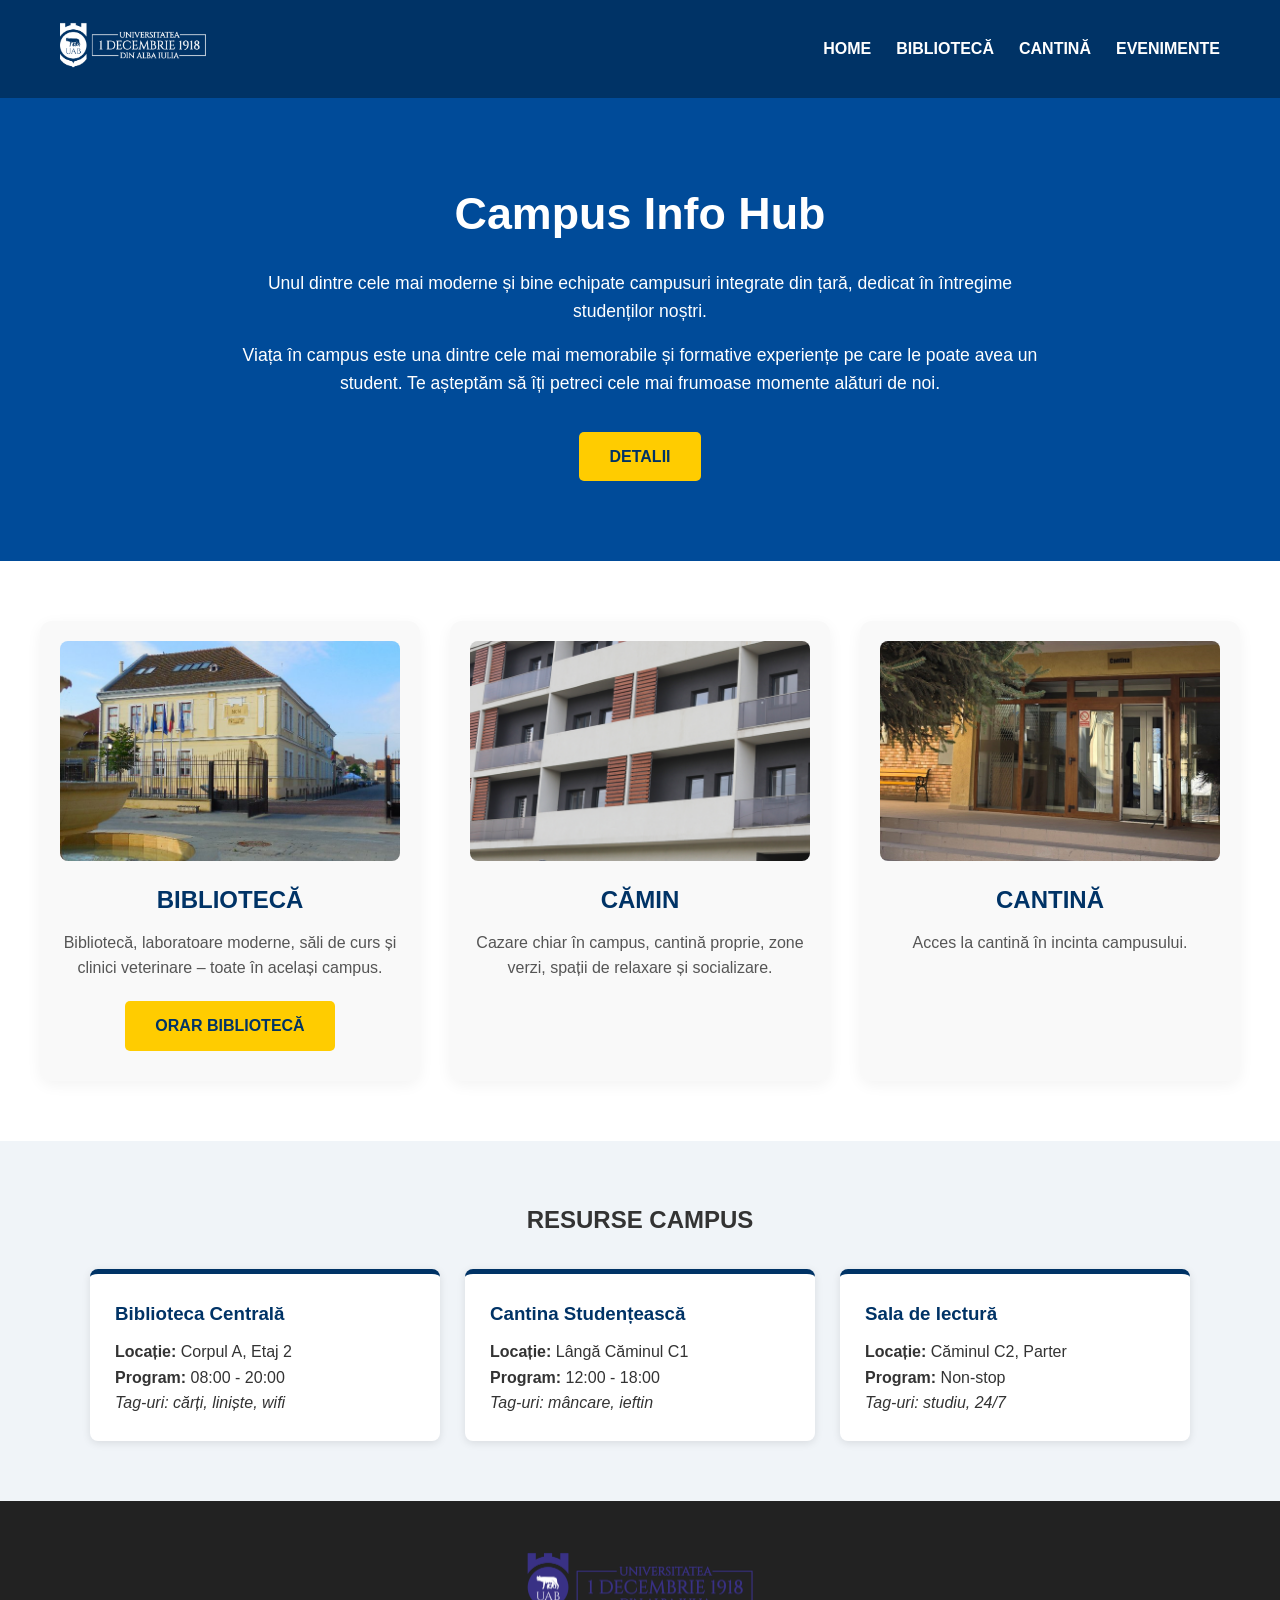
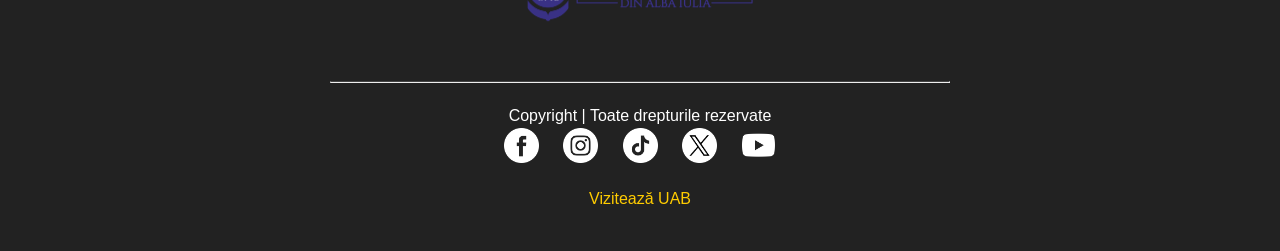
<file: 2.Campus info hub/index.html>
<!DOCTYPE html>
<html lang="ro">
<head>
	<link rel="stylesheet" href="style.css">
	<meta name="viewport" content="width=device-width, initial-scale=1.0">
	<meta charset= "UTF-8">
	<title>Campus Info Hub</title>
</head>
<body>
<header class = "top-bar">
		<div class ="top-bar-desktop">
		<div class = "logo">
			<img src="images/SiglaUABalb.png" alt = "Universitatea 1 Decembrie 1918 Alba Iulia">
		</div>
		<nav class="nav-menu">
        <ul class="nav-links">
            <li><a href="index.html">HOME</a></li>
            <li><a href="pages/library.html">BIBLIOTECĂ</a></li>
            <li><a href="pages/cafeteria.html">CANTINĂ</a></li>
            <li><a href="pages/events.html">EVENIMENTE</a></li>
        </ul>
   		</nav>
		</div>
</header>
	
	<section class = "hero-section">
		<div class = "hero-content">
			<h1>Campus Info Hub</h1>
			<p class = "description">
				Unul dintre cele mai moderne și bine echipate campusuri integrate din țară, dedicat în întregime studenților noștri.	
			</p>
			<p class = "sub-description">
			Viața în campus este una dintre cele mai memorabile și formative experiențe pe care le poate avea un student. Te așteptăm să îți petreci cele mai frumoase momente alături de noi. 
			</p>
			<a href ="#" class="buton" > DETALII </a>
		</div>
	</section>

	<section class="main">
		<div class="main-content cards-container">
			
            <div class="static-card">
			    <img src="images/biblioteca.jpg" alt="Bibliotecă">
			    <h1 class="title">BIBLIOTECĂ</h1>
			    <p class="sub-title">Bibliotecă, laboratoare moderne, săli de curs și clinici veterinare – toate în același campus.</p>
			    <a href="pages/library.html#schedule" class="buton">ORAR BIBLIOTECĂ</a>
            </div>

            <div class="static-card">
			    <img src="images/camin.jpg" alt="Cămin">
			    <h1 class="title">CĂMIN</h1>
			    <p class="sub-title">Cazare chiar în campus, cantină proprie, zone verzi, spații de relaxare și socializare.</p>
            </div>

            <div class="static-card">
			    <img src="images/cantina.jpg" alt="Cantină">
			    <h1 class="title">CANTINĂ</h1>
			    <p class="sub-title">Acces la cantină în incinta campusului.</p>
            </div>

		</div>
	</section>

	<section class="dynamic-data">
        <div class="main-content">
            <h1 class="title">RESURSE CAMPUS </h1>
            <div id="resource-list">
                <p>Se încarcă resursele...</p>
            </div>
        </div>
    </section>

	<footer class= "main-footer">
		<img src="images/SiglaUAB.png" alt = "Universitatea 1 Decembrie 1918 Alba Iulia">
		<hr class = "separator">
		<p> Copyright | Toate drepturile rezervate</p>
		<section class = "socials">
			<img src = "images/facebook.png" alt ="Facebook">
			<img src = "images/instagram.png" alt ="Instagram">
			<img src = "images/tiktok.png" alt ="Tiktok">
			<img src = "images/twitter.png" alt ="Twitter">
			<img src = "images/youtube.png" alt ="Youtube">
		</section>
		<section> 
			<a href="https://www.uab.ro" target="_blank">Vizitează UAB</a>
		</section>

	</footer>
	<script src="script.js"></script>
</body>
</html>
</file>
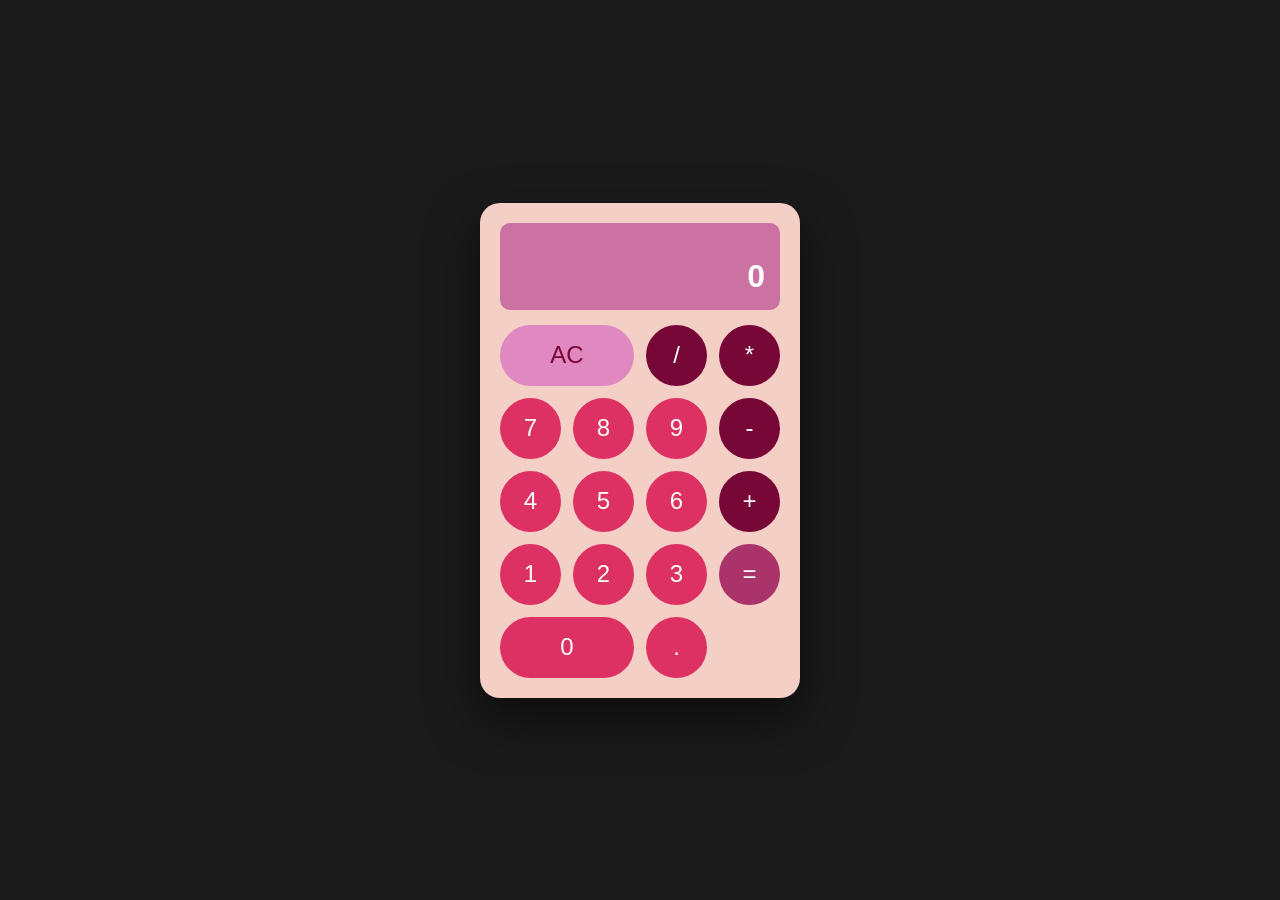
<file: calculator/index.html>
<!DOCTYPE html>
<html lang="ro">
<head>
    <link rel="stylesheet" href="style.css">
</head>
<body>
    <div class="calculator">
        <div class="display">
            <div class="display-history"></div> 
            <div class="display-main">0</div>
        </div>
            <div class="buttons">
            
            <button data-type="clear" class="btn-wide">AC</button>
            <button data-type="operator">/</button>
            <button data-type="operator">*</button>

            <button data-type="number">7</button>
            <button data-type="number">8</button>
            <button data-type="number">9</button>
            <button data-type="operator">-</button>

            <button data-type="number">4</button>
            <button data-type="number">5</button>
            <button data-type="number">6</button>
            <button data-type="operator">+</button>

            <button data-type="number">1</button>
            <button data-type="number">2</button>
            <button data-type="number">3</button>
            <button data-type="equals">=</button>

            <button data-type="number" class="btn-wide">0</button>
            <button data-type="number">.</button>
            </div>
    </div>
    <script src="model.js"></script>
    <script src="view.js"></script>
    <script src="controller.js"></script>
</body>
</html>
</file>
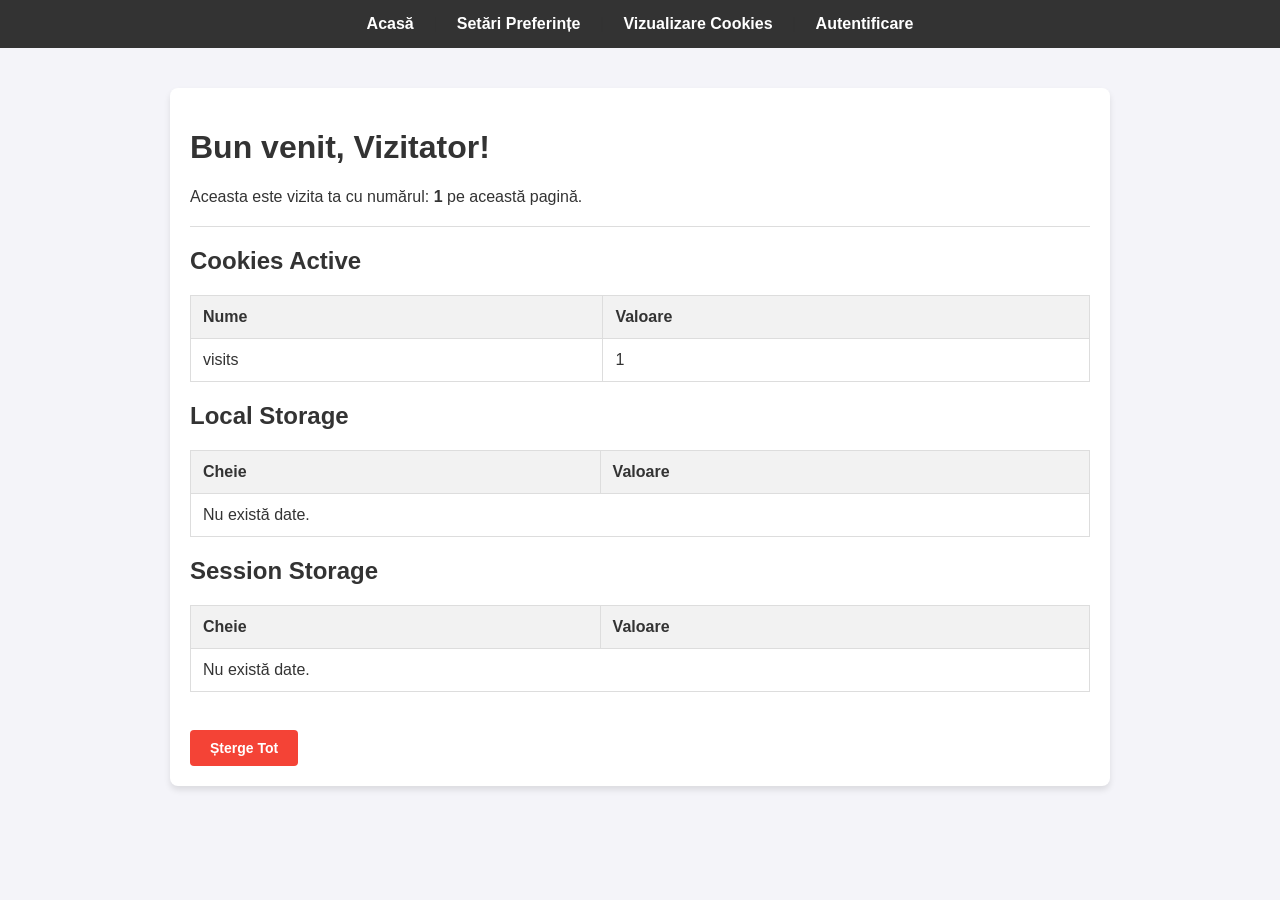
<file: laborator3/index.html>
<!DOCTYPE html>
<html lang="ro">
<head>
    <meta charset="UTF-8">
    <meta name="viewport" content="width=device-width, initial-scale=1.0">
    <title>Laborator 3 - Pagina Principală</title>
    <link rel="stylesheet" href="style.css">
</head>
<body class="light"> <nav>
        <a href="index.html">Acasă</a> | 
        <a href="preferences.html">Setări Preferințe</a> | 
        <a href="cookies-info.html">Vizualizare Cookies</a> | 
        <a href="login.html">Autentificare</a>
    </nav>

    <div class="container">
        <h1>Bun venit, <span id="welcomeName">Vizitator</span>!</h1>
        
        <p>Aceasta este vizita ta cu numărul: <strong id="visitCount">1</strong> pe această pagină.</p>

        <hr>

        <h2>Cookies Active</h2>
        <table border="1" width="100%">
            <thead><tr><th>Nume</th><th>Valoare</th></tr></thead>
            <tbody id="cookiesTableBody"></tbody>
        </table>

        <h2>Local Storage</h2>
        <table border="1" width="100%">
            <thead><tr><th>Cheie</th><th>Valoare</th></tr></thead>
            <tbody id="localTableBody"></tbody>
        </table>

        <h2>Session Storage</h2>
        <table border="1" width="100%">
            <thead><tr><th>Cheie</th><th>Valoare</th></tr></thead>
            <tbody id="sessionTableBody"></tbody>
        </table>

        <br>
        <button id="clearAllBtn" class="btn-danger">Șterge Tot</button>
    </div>

    <script src="js/cookies.js"></script>
    <script src="js/storage.js"></script>

    <script>
        document.addEventListener('DOMContentLoaded', () => {
            // --- Logica pentru Temă  ---
            const theme = CookieManager.get('theme') || 'light';
            document.body.className = theme;

            // --- Logica pentru Nume Utilizator ---
            const username = CookieManager.get('username') || 'Vizitator';
            document.getElementById('welcomeName').textContent = username;

            // --- Logica pentru Vizite  ---
            let visits = parseInt(CookieManager.get('visits') || '0');
            visits += 1; // Incrementăm la fiecare încărcare
            CookieManager.set('visits', visits, 365); // Salvăm noul număr
            document.getElementById('visitCount').textContent = visits;

            // --- Populare Tabele  ---
            function renderTable(dataObj, tableBodyId) {
                const tbody = document.getElementById(tableBodyId);
                tbody.innerHTML = '';
                
                if (Object.keys(dataObj).length === 0) {
                    tbody.innerHTML = '<tr><td colspan="2">Nu există date.</td></tr>';
                    return;
                }

                for (const [key, value] of Object.entries(dataObj)) {
                    // Verificăm dacă valoarea este obiect (pentru storage) și o transformăm în string
                    const displayValue = typeof value === 'object' ? JSON.stringify(value) : value;
                    tbody.innerHTML += `<tr><td>${key}</td><td>${displayValue}</td></tr>`;
                }
            }

            // Apelează funcțiile pentru a desena tabelele
            renderTable(CookieManager.getAll(), 'cookiesTableBody');
            renderTable(StorageManager.getAllLocal(), 'localTableBody');
            renderTable(StorageManager.getAllSession(), 'sessionTableBody');

            // --- Logica Butonului Șterge Tot  ---
            document.getElementById('clearAllBtn').addEventListener('click', () => {
                if(confirm('Ești sigur că vrei să ștergi toate datele?')) {
                    CookieManager.deleteAll();
                    StorageManager.clearLocal();
                    StorageManager.clearSession();
                    alert('Toate datele au fost șterse!');
                    window.location.reload(); 
                }
            });
        });
    </script>
</body>
</html>
</file>
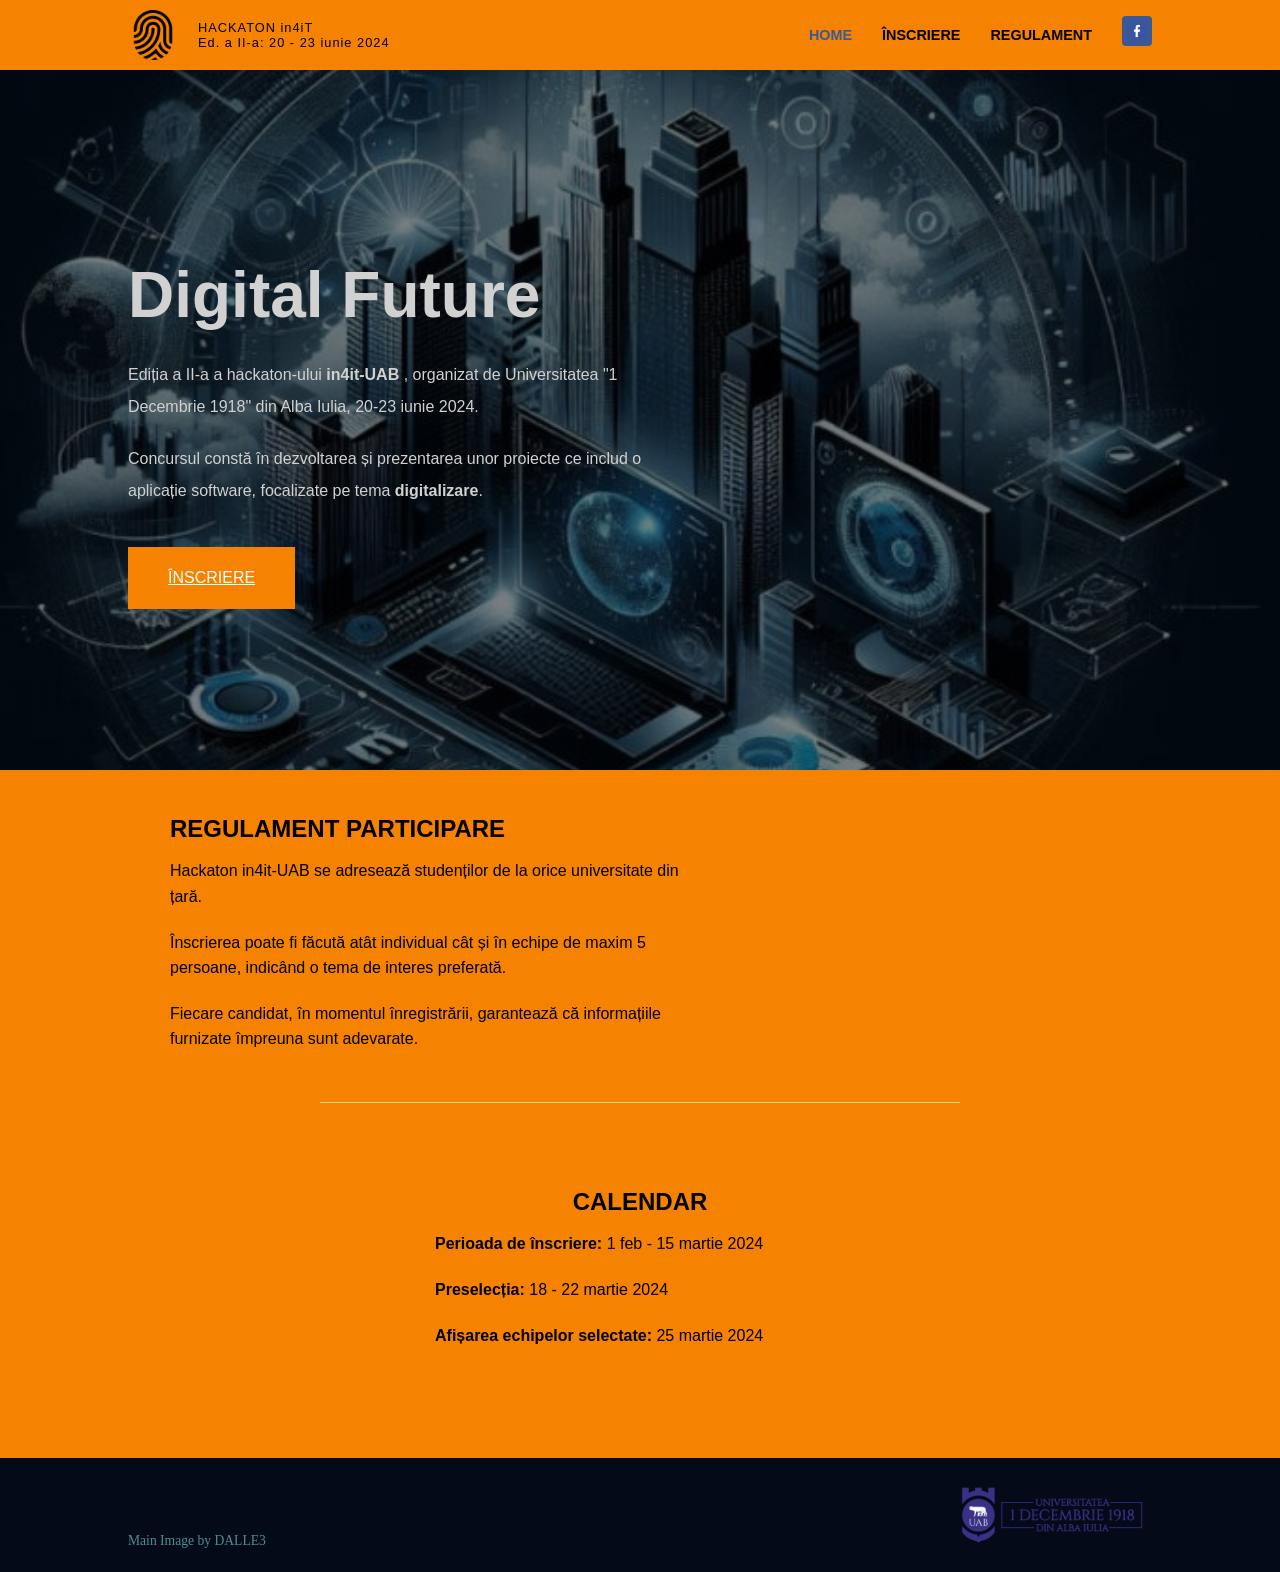
<file: 1.recapitulare/hackaton.html>
<!DOCTYPE html>
<html lang="ro">
<head>
	<link rel="stylesheet" href="style.css">
	<meta name="viewport" content="width=device-width, initial-scale=1.0">
	<meta charset= "UTF-8">
	<title>HACKATHON in4iT - Digital Future</title>
</head>
<body>
	<header class = "top-bar">
		<div class ="top-bar-desktop">
		<div class = "logo">
			<img src = "logo.png" alt = "Logo">
		</div>
		<div class ="info">
			<p> HACKATON in4iT </p>
			<p> Ed. a II-a: 20 - 23 iunie 2024 </p>
		</div>
		</div>
		<nav class="nav-menu">
        <ul class="nav-links">
            <li><a href="#" class="home">HOME</a></li>
            <li><a href="#">ÎNSCRIERE</a></li>
            <li><a href="#">REGULAMENT</a></li>
            <li><a href="#" class="fb-icon"><img src="facebook.png" alt="Facebook"></a></li>
        </ul>
        <img src="menu.png" alt="Meniu" class="hamburger">
    </nav>
	</header>

	<section class = "hero-section">
		<div class = "hero-content">
			<h1>Digital Future</h1>
			<p class = "description">
				Ediția a II-a a hackaton-ului <strong> in4it-UAB </strong>, organizat de Universitatea "1 Decembrie 1918" din Alba Iulia, 20-23 iunie 2024.
			</p>
			<p class = "sub-description">
				Concursul constă în dezvoltarea și prezentarea unor proiecte ce includ o aplicație software, focalizate pe tema <strong>digitalizare</strong>.
			</p>
			<a href ="#" class="buton" > ÎNSCRIERE </a>
		</div>
	</section>

	<section class = "rules-section">
		<h2> REGULAMENT PARTICIPARE </h2>
		<p> Hackaton in4it-UAB se adresează studenților de la orice universitate din țară.
		</p>
		<p> Înscrierea poate fi făcută atât individual cât și în echipe de maxim 5 persoane, indicând o tema de interes preferată.
		</p>
		<p> Fiecare candidat, în momentul înregistrării, garantează că informațiile furnizate împreuna sunt adevarate.
		</p>
	</section>

	<hr class = "separator">

	<section class = " calendar">
			<h2> CALENDAR </h2>
			<p>	<strong>Perioada de înscriere: </strong> 1 feb - 15 martie 2024 </p>
			<p> <strong> Preselecția: </strong>18 - 22 martie 2024 </p>
			<p><strong> Afișarea echipelor selectate:</strong> 25 martie 2024 </p>
	</section>


	<footer class= "main-footer">
		<p> Main Image by DALLE3 </p>
		<img src="SiglaUAB.png" alt = "Universitatea 1 Decembrie 1918 Alba Iulia">
	</footer>
</body>
</html>
</file>
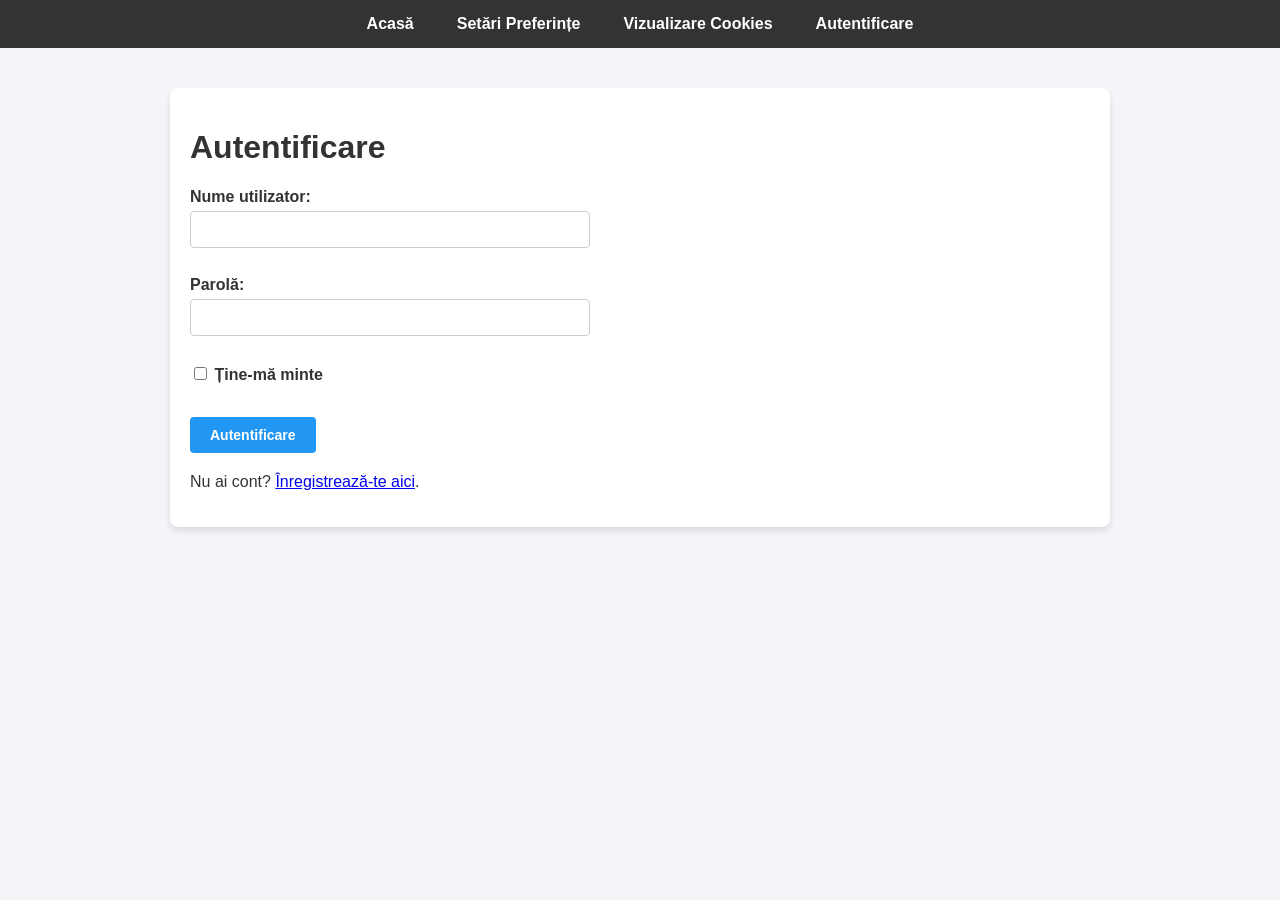
<file: laborator3/cart.html>
<!DOCTYPE html>
<html lang="ro">
<head>
    <meta charset="UTF-8">
    <meta name="viewport" content="width=device-width, initial-scale=1.0">
    <title>Laborator 3 - Coș de Cumpărături</title>
    <link rel="stylesheet" href="style.css">
</head>
<body class="light">

    <nav>
        <a href="index.html">Acasă</a> | 
        <a href="preferences.html">Setări Preferințe</a> | 
        <a href="cookies-info.html">Vizualizare Cookies</a> | 
        <a href="dashboard.html">Dashboard</a> | 
        <a href="cart.html">Coș de Cumpărături</a>
    </nav>

    <div class="container">
        <h1>Coș de Cumpărături</h1>

        <section style="background-color: #f0f8ff; padding: 15px; border-radius: 8px; margin-bottom: 20px;">
            <h3>Adaugă Produse</h3>
            <form id="addToCartForm" style="display: flex; gap: 10px; align-items: flex-end; flex-wrap: wrap;">
                <div>
                    <label for="productSelect">Selectează produsul:</label><br>
                    <select id="productSelect" required></select>
                </div>
                <div>
                    <label for="quantity">Cantitate (1-10):</label><br>
                    <input type="number" id="quantity" min="1" max="10" value="1" required>
                </div>
                <button type="submit" style="background-color: #4CAF50;">Adaugă în Coș</button>
            </form>
        </section>

        <section>
            <h3>Produse în coș</h3>
            <table border="1" width="100%">
                <thead>
                    <tr>
                        <th>Produs</th>
                        <th>Preț Unitar</th>
                        <th>Cantitate</th>
                        <th>Subtotal</th>
                        <th>Acțiune</th>
                    </tr>
                </thead>
                <tbody id="cartTbody">
                    </tbody>
            </table>

            <div style="display: flex; justify-content: space-between; align-items: center; margin-top: 20px;">
                <h2 style="margin: 0;">TOTAL: <span id="cartTotal" style="color: #d32f2f;">0</span> RON</h2>
                <button id="clearCartBtn" class="btn-danger">Golește Coșul</button>
            </div>
        </section>

    </div>

    <script src="js/cookies.js"></script>
    <script src="js/storage.js"></script>

    <script>
        document.addEventListener('DOMContentLoaded', () => {
            // Aplicăm tema curentă
            const currentTheme = CookieManager.get('theme') || 'light';
            document.body.className = currentTheme;

            // Verificare Autentificare
            const currentSession = StorageManager.getSession('currentSession');
            if (!currentSession) {
                alert('Acces interzis! Trebuie să te autentifici pentru a accesa coșul.');
                window.location.href = 'login.html';
                return;
            }

            //  Lista de produse disponibile
            const products = {
                laptop: { name: 'Laptop', price: 2500 },
                telefon: { name: 'Telefon', price: 1200 },
                tableta: { name: 'Tabletă', price: 800 },
                casti: { name: 'Căști', price: 150 }
            };
            const productSelect = document.getElementById('productSelect');
            for (const [key, details] of Object.entries(products)) {
                const option = document.createElement('option');
                option.value = key;
                option.textContent = `${details.name} - ${details.price} RON`;
                productSelect.appendChild(option);
            }

            const cartTbody = document.getElementById('cartTbody');
            const cartTotalSpan = document.getElementById('cartTotal');
            
            //  Stocare: Obținem coșul din sessionStorage sau creăm un obiect gol
            let cart = StorageManager.getSession('cart') || {};

            // Funcție pentru a afișa coșul în tabel
            function renderCart() {
                cartTbody.innerHTML = ''; // Curățăm tabelul
                let total = 0;

                const cartKeys = Object.keys(cart);

                if (cartKeys.length === 0) {
                    cartTbody.innerHTML = '<tr><td colspan="5" style="text-align: center;">Coșul este gol.</td></tr>';
                    cartTotalSpan.textContent = '0';
                    return;
                }

                // Parcurgem produsele din coș
                for (const key of cartKeys) {
                    const quantity = cart[key];
                    const productDetails = products[key];
                    const subtotal = quantity * productDetails.price;
                    total += subtotal;

                    const tr = document.createElement('tr');
                    tr.innerHTML = `
                        <td>${productDetails.name}</td>
                        <td>${productDetails.price} RON</td>
                        <td>${quantity}</td>
                        <td>${subtotal} RON</td>
                        <td><button class="btn-danger delete-item" data-key="${key}">Șterge</button></td>
                    `;
                    cartTbody.appendChild(tr);
                }

                // Actualizăm totalul general
                cartTotalSpan.textContent = total;
            }

            // Randăm coșul la prima încărcare a paginii
            renderCart();

            // Logica de Adăugare în coș
            document.getElementById('addToCartForm').addEventListener('submit', (e) => {
                e.preventDefault();
                
                const selectedProduct = productSelect.value;
                const quantity = parseInt(document.getElementById('quantity').value, 10);

                // Dacă produsul există deja în coș, adunăm cantitatea, altfel îl setăm
                if (cart[selectedProduct]) {
                    cart[selectedProduct] += quantity;
                } else {
                    cart[selectedProduct] = quantity;
                }

                // Salvăm coșul actualizat în sessionStorage
                StorageManager.setSession('cart', cart);
                renderCart();
            });

            // Logica pentru Ștergerea unui singur produs
            cartTbody.addEventListener('click', (e) => {
                if (e.target && e.target.classList.contains('delete-item')) {
                    const keyToRemove = e.target.getAttribute('data-key');
                    delete cart[keyToRemove];
                    StorageManager.setSession('cart', cart);
                    renderCart();
                }
            });

            // Logica pentru Golește Coșul
            document.getElementById('clearCartBtn').addEventListener('click', () => {
                if(confirm('Ești sigur că vrei să golești tot coșul?')) {
                    cart = {}; // Resetăm obiectul
                    StorageManager.removeSession('cart'); // Ștergem din sessionStorage
                    renderCart();
                }
            });
        });
    </script>
</body>
</html>
</file>
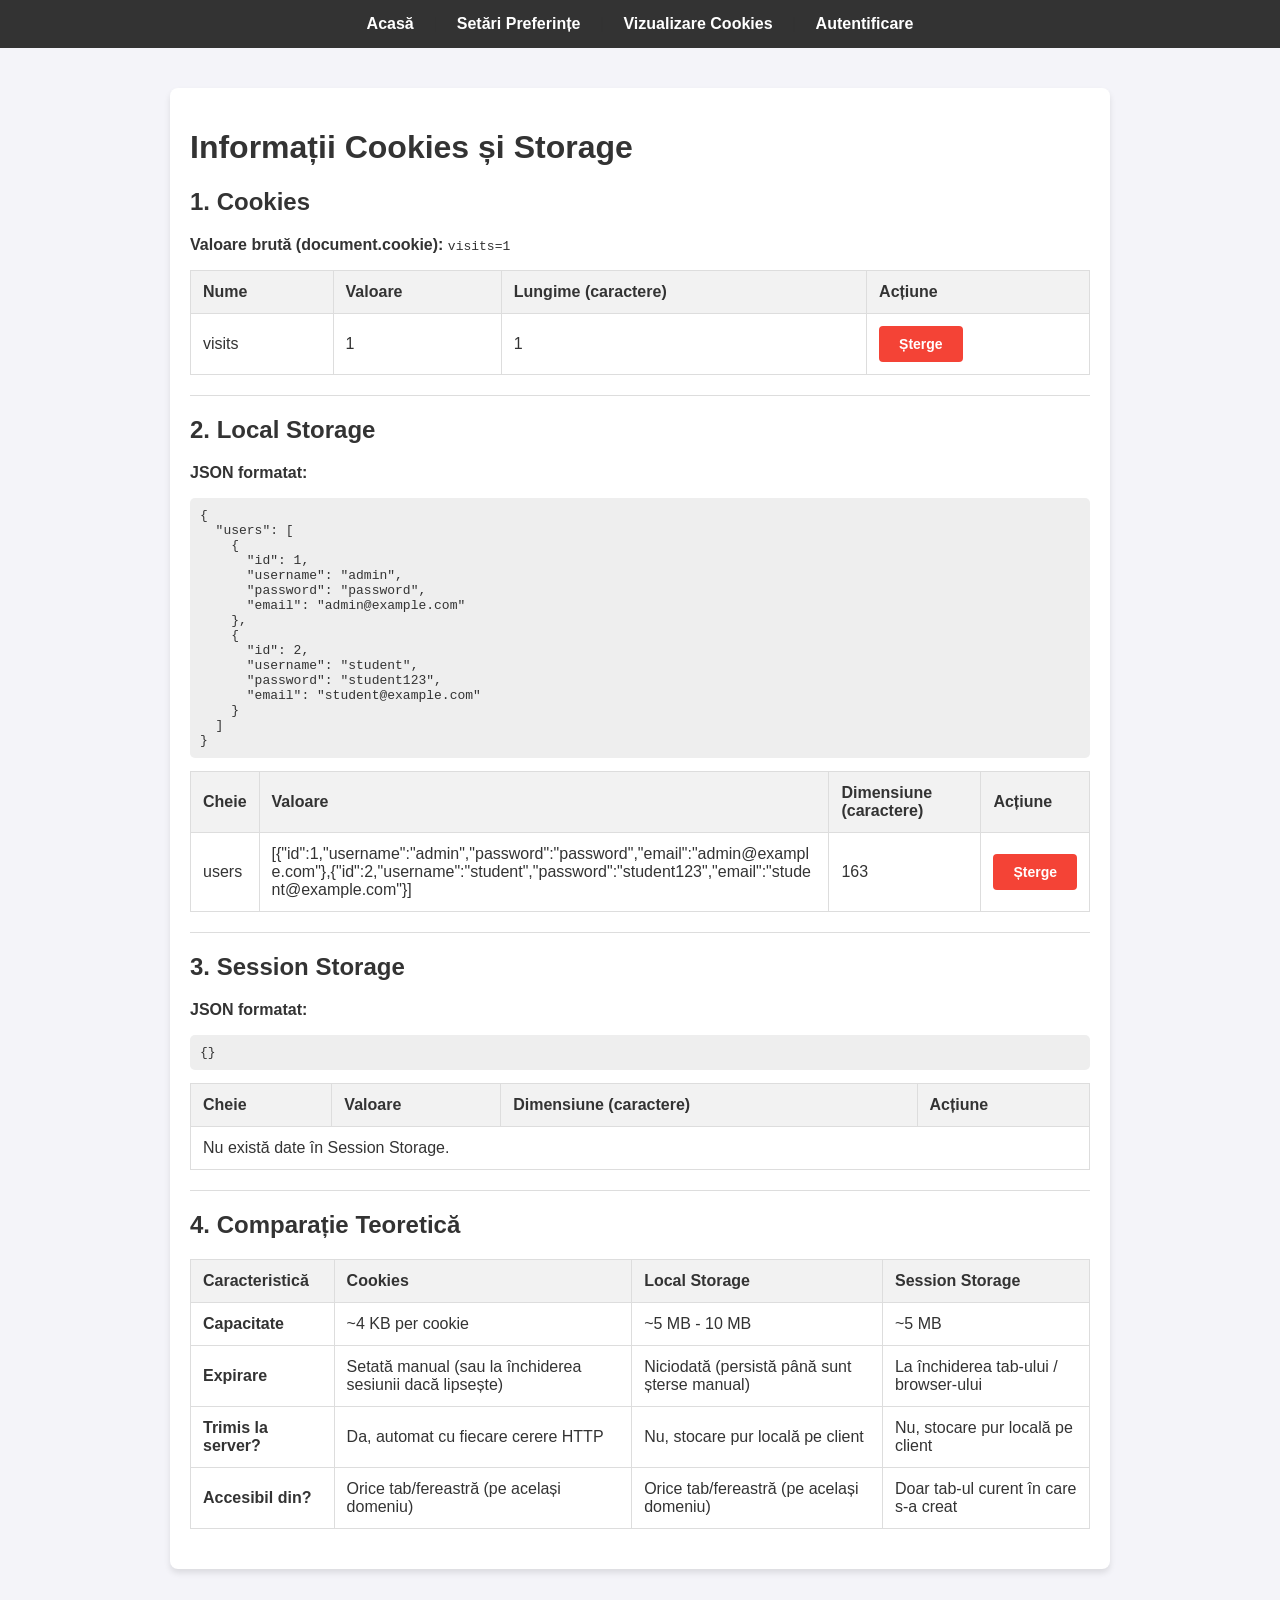
<file: laborator3/cookies-info.html>
<!DOCTYPE html>
<html lang="ro">
<head>
    <meta charset="UTF-8">
    <meta name="viewport" content="width=device-width, initial-scale=1.0">
    <title>Laborator 3 - Informații Cookies & Storage</title>
    <link rel="stylesheet" href="style.css">
</head>
<body class="light">

    <nav>
        <a href="index.html">Acasă</a> | 
        <a href="preferences.html">Setări Preferințe</a> | 
        <a href="cookies-info.html">Vizualizare Cookies</a> | 
        <a href="login.html">Autentificare</a>
    </nav>

    <div class="container">
        <h1>Informații Cookies și Storage</h1>

        <section>
            <h2>1. Cookies</h2>
            <p><strong>Valoare brută (document.cookie):</strong> <span id="rawCookies" style="word-break: break-all; font-family: monospace;"></span></p>
            <table border="1" width="100%">
                <thead>
                    <tr>
                        <th>Nume</th>
                        <th>Valoare</th>
                        <th>Lungime (caractere)</th>
                        <th>Acțiune</th>
                    </tr>
                </thead>
                <tbody id="cookiesTbody"></tbody>
            </table>
        </section>

        <hr>

        <section>
            <h2>2. Local Storage</h2>
            <p><strong>JSON formatat:</strong></p>
            <pre id="localJson" style="background: #eee; padding: 10px; border-radius: 5px; color: #333;"></pre>
            <table border="1" width="100%">
                <thead>
                    <tr>
                        <th>Cheie</th>
                        <th>Valoare</th>
                        <th>Dimensiune (caractere)</th>
                        <th>Acțiune</th>
                    </tr>
                </thead>
                <tbody id="localTbody"></tbody>
            </table>
        </section>

        <hr>

        <section>
            <h2>3. Session Storage</h2>
            <p><strong>JSON formatat:</strong></p>
            <pre id="sessionJson" style="background: #eee; padding: 10px; border-radius: 5px; color: #333;"></pre>
            <table border="1" width="100%">
                <thead>
                    <tr>
                        <th>Cheie</th>
                        <th>Valoare</th>
                        <th>Dimensiune (caractere)</th>
                        <th>Acțiune</th>
                    </tr>
                </thead>
                <tbody id="sessionTbody"></tbody>
            </table>
        </section>

        <hr>

        <section>
            <h2>4. Comparație Teoretică</h2>
            <table border="1" width="100%">
                <thead>
                    <tr>
                        <th>Caracteristică</th>
                        <th>Cookies</th>
                        <th>Local Storage</th>
                        <th>Session Storage</th>
                    </tr>
                </thead>
                <tbody>
                    <tr>
                        <td><strong>Capacitate</strong></td>
                        <td>~4 KB per cookie</td>
                        <td>~5 MB - 10 MB</td>
                        <td>~5 MB</td>
                    </tr>
                    <tr>
                        <td><strong>Expirare</strong></td>
                        <td>Setată manual (sau la închiderea sesiunii dacă lipsește)</td>
                        <td>Niciodată (persistă până sunt șterse manual)</td>
                        <td>La închiderea tab-ului / browser-ului</td>
                    </tr>
                    <tr>
                        <td><strong>Trimis la server?</strong></td>
                        <td>Da, automat cu fiecare cerere HTTP</td>
                        <td>Nu, stocare pur locală pe client</td>
                        <td>Nu, stocare pur locală pe client</td>
                    </tr>
                    <tr>
                        <td><strong>Accesibil din?</strong></td>
                        <td>Orice tab/fereastră (pe același domeniu)</td>
                        <td>Orice tab/fereastră (pe același domeniu)</td>
                        <td>Doar tab-ul curent în care s-a creat</td>
                    </tr>
                </tbody>
            </table>
        </section>

    </div>

    <script src="js/cookies.js"></script>
    <script src="js/storage.js"></script>

    <script>
        document.addEventListener('DOMContentLoaded', () => {
            // Aplicăm tema curentă
            const currentTheme = CookieManager.get('theme') || 'light';
            document.body.className = currentTheme;

            // --- 1. POPULARE COOKIES ---
            document.getElementById('rawCookies').textContent = document.cookie || 'Niciun cookie setat.';
            const cookies = CookieManager.getAll();
            const cookiesTbody = document.getElementById('cookiesTbody');
            
            if (Object.keys(cookies).length === 0) {
                cookiesTbody.innerHTML = '<tr><td colspan="4">Nu există cookies.</td></tr>';
            } else {
                for (const [name, value] of Object.entries(cookies)) {
                    const tr = document.createElement('tr');
                    tr.innerHTML = `
                        <td>${name}</td>
                        <td style="word-break: break-all;">${value}</td>
                        <td>${value.length}</td>
                        <td><button class="btn-danger" data-type="cookie" data-key="${name}">Șterge</button></td>
                    `;
                    cookiesTbody.appendChild(tr);
                }
            }

            // --- 2. POPULARE LOCAL STORAGE ---
            const localData = StorageManager.getAllLocal();
            document.getElementById('localJson').textContent = JSON.stringify(localData, null, 2);
            const localTbody = document.getElementById('localTbody');

            if (Object.keys(localData).length === 0) {
                localTbody.innerHTML = '<tr><td colspan="4">Nu există date în Local Storage.</td></tr>';
            } else {
                for (const [key, value] of Object.entries(localData)) {
                    const stringValue = typeof value === 'object' ? JSON.stringify(value) : String(value);
                    const tr = document.createElement('tr');
                    tr.innerHTML = `
                        <td>${key}</td>
                        <td style="word-break: break-all;">${stringValue}</td>
                        <td>${stringValue.length}</td>
                        <td><button class="btn-danger" data-type="local" data-key="${key}">Șterge</button></td>
                    `;
                    localTbody.appendChild(tr);
                }
            }

            // --- 3. POPULARE SESSION STORAGE ---
            const sessionData = StorageManager.getAllSession();
            document.getElementById('sessionJson').textContent = JSON.stringify(sessionData, null, 2);
            const sessionTbody = document.getElementById('sessionTbody');

            if (Object.keys(sessionData).length === 0) {
                sessionTbody.innerHTML = '<tr><td colspan="4">Nu există date în Session Storage.</td></tr>';
            } else {
                for (const [key, value] of Object.entries(sessionData)) {
                    const stringValue = typeof value === 'object' ? JSON.stringify(value) : String(value);
                    const tr = document.createElement('tr');
                    tr.innerHTML = `
                        <td>${key}</td>
                        <td style="word-break: break-all;">${stringValue}</td>
                        <td>${stringValue.length}</td>
                        <td><button class="btn-danger" data-type="session" data-key="${key}">Șterge</button></td>
                    `;
                    sessionTbody.appendChild(tr);
                }
            }

            // --- DELEGARE EVENIMENTE PENTRU BUTOANELE DE ȘTERGERE ---
            // Adăugăm un singur event listener pe întregul document pentru a prinde click-urile pe butoanele generate dinamic
            document.addEventListener('click', (e) => {
                if (e.target && e.target.classList.contains('btn-danger')) {
                    const type = e.target.getAttribute('data-type');
                    const key = e.target.getAttribute('data-key');

                    if (confirm(`Ești sigur că vrei să ștergi "${key}"?`)) {
                        if (type === 'cookie') {
                            CookieManager.delete(key);
                        } else if (type === 'local') {
                            StorageManager.removeLocal(key);
                        } else if (type === 'session') {
                            StorageManager.removeSession(key);
                        }
                        // Reîncărcăm pagina pentru a vedea tabelul actualizat
                        window.location.reload();
                    }
                }
            });
        });
    </script>
</body>
</html>
</file>
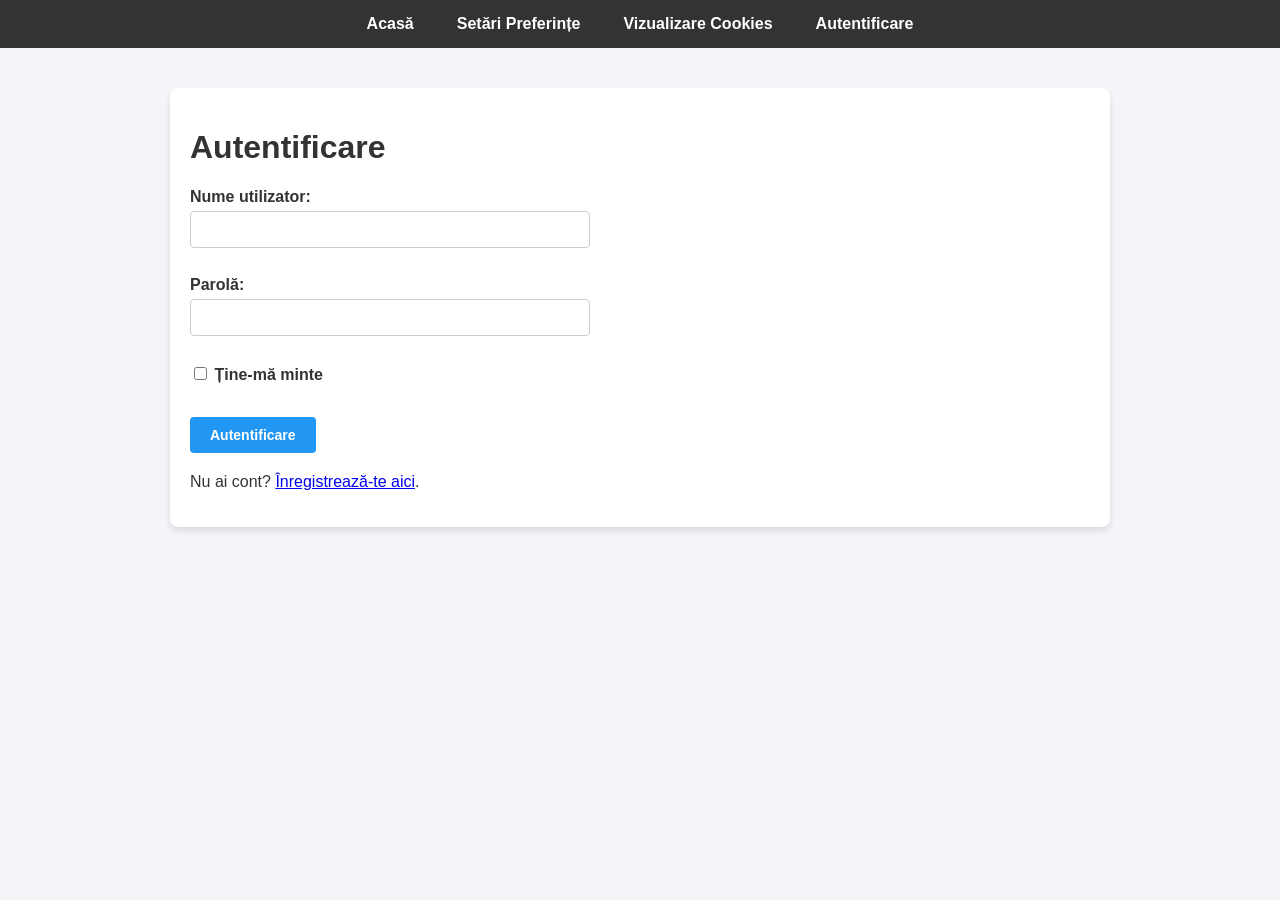
<file: laborator3/dashboard.html>
<!DOCTYPE html>
<html lang="ro">
<head>
    <meta charset="UTF-8">
    <meta name="viewport" content="width=device-width, initial-scale=1.0">
    <title>Laborator 3 - Dashboard</title>
    <link rel="stylesheet" href="style.css">
</head>
<body class="light">

    <nav>
        <a href="index.html">Acasă</a> | 
        <a href="preferences.html">Setări Preferințe</a> | 
        <a href="cookies-info.html">Vizualizare Cookies</a> | 
        <a href="dashboard.html">Dashboard</a> | 
        <a href="cart.html">Coș de Cumpărături</a>
    </nav>

    <div class="container">
        <h1>Dashboard Utilizator</h1>
        
        <p>Bun venit în zona securizată, <strong id="dashUsername" style="color: #2196F3;"></strong>!</p>

        <section style="background-color: #f5f5f5; padding: 15px; border-radius: 8px; margin-bottom: 20px; color: #333;">
            <h3 style="margin-top: 0;">Informații Sesiune Curentă</h3>
            <ul>
                <li><strong>ID Sesiune:</strong> <span id="sessId"></span></li>
                <li><strong>Username:</strong> <span id="sessUser"></span></li>
                <li><strong>Email:</strong> <span id="sessEmail"></span></li>
                <li><strong>Ora autentificării:</strong> <span id="sessTime"></span></li>
                <li><strong>Durata sesiunii:</strong> <span id="sessionDuration" style="font-weight: bold; color: #d32f2f;">0s</span></li>
            </ul>
        </section>

        <section style="margin-bottom: 20px;">
            <h3>Date brute din sessionStorage (Debug)</h3>
            <pre id="rawSessionData" style="background: #e0e0e0; padding: 10px; border-radius: 5px; overflow-x: auto; color: #333;"></pre>
        </section>

        <div style="display: flex; gap: 10px; align-items: center; flex-wrap: wrap;">
            <button id="logoutBtn" class="btn-danger">Deconectare</button>
            <a href="cart.html" style="text-decoration: none;">
                <button style="background-color: #4CAF50;">Mergi la Coșul de Cumpărături</button>
            </a>
            
            <a href="dashboard.html" target="_blank" style="margin-left: auto; text-decoration: none; font-size: 0.9em;">
                🧪 Deschide într-un tab nou (Experiment)
            </a>
        </div>
    </div>

    <script src="js/cookies.js"></script>
    <script src="js/storage.js"></script>

    <script>
        document.addEventListener('DOMContentLoaded', () => {
            // Aplicăm tema curentă
            const currentTheme = CookieManager.get('theme') || 'light';
            document.body.className = currentTheme;

            //  Verificare Autentificare
            const currentSession = StorageManager.getSession('currentSession');
            
            if (!currentSession) {
                // Dacă nu avem sesiune, redirecționăm imediat la login
                alert('Acces interzis! Trebuie să te autentifici mai întâi.');
                window.location.href = 'login.html';
                return; // Oprim execuția restului de cod
            }

            // Populăm datele în interfață
            document.getElementById('dashUsername').textContent = currentSession.username;
            document.getElementById('sessId').textContent = currentSession.sessionId;
            document.getElementById('sessUser').textContent = currentSession.username;
            document.getElementById('sessEmail').textContent = currentSession.email;
            
            // Formatăm data de logare pentru a fi mai ușor de citit
            const loginDate = new Date(currentSession.loginTime);
            document.getElementById('sessTime').textContent = loginDate.toLocaleString('ro-RO');

            // Afișăm JSON-ul brut pentru debug
            const allSessionData = StorageManager.getAllSession();
            document.getElementById('rawSessionData').textContent = JSON.stringify(allSessionData, null, 2);

            // Logica pentru Timer-ul Duratei Sesiunii (Actualizat la fiecare secundă)
            const durationSpan = document.getElementById('sessionDuration');
            
            function updateSessionDuration() {
                const now = new Date();
                const diffMs = now - loginDate; // Diferența în milisecunde
                
                const diffSecs = Math.floor(diffMs / 1000);
                const minutes = Math.floor(diffSecs / 60);
                const seconds = diffSecs % 60;
                const hours = Math.floor(minutes / 60);
                
                let timeString = '';
                if (hours > 0) timeString += `${hours}h `;
                if (minutes > 0 || hours > 0) timeString += `${minutes % 60}m `;
                timeString += `${seconds}s`;

                durationSpan.textContent = timeString;
            }

            updateSessionDuration();s
            setInterval(updateSessionDuration, 1000);

            // Logica Butonului de Deconectare
            document.getElementById('logoutBtn').addEventListener('click', () => {
                if(confirm('Ești sigur că vrei să te deconectezi?')) {
                    StorageManager.removeSession('currentSession');
                    StorageManager.removeSession('cart');
                    
                    alert('Te-ai deconectat cu succes.');
                    window.location.href = 'login.html';
                }
            });
        });
    </script>
</body>
</html>
</file>
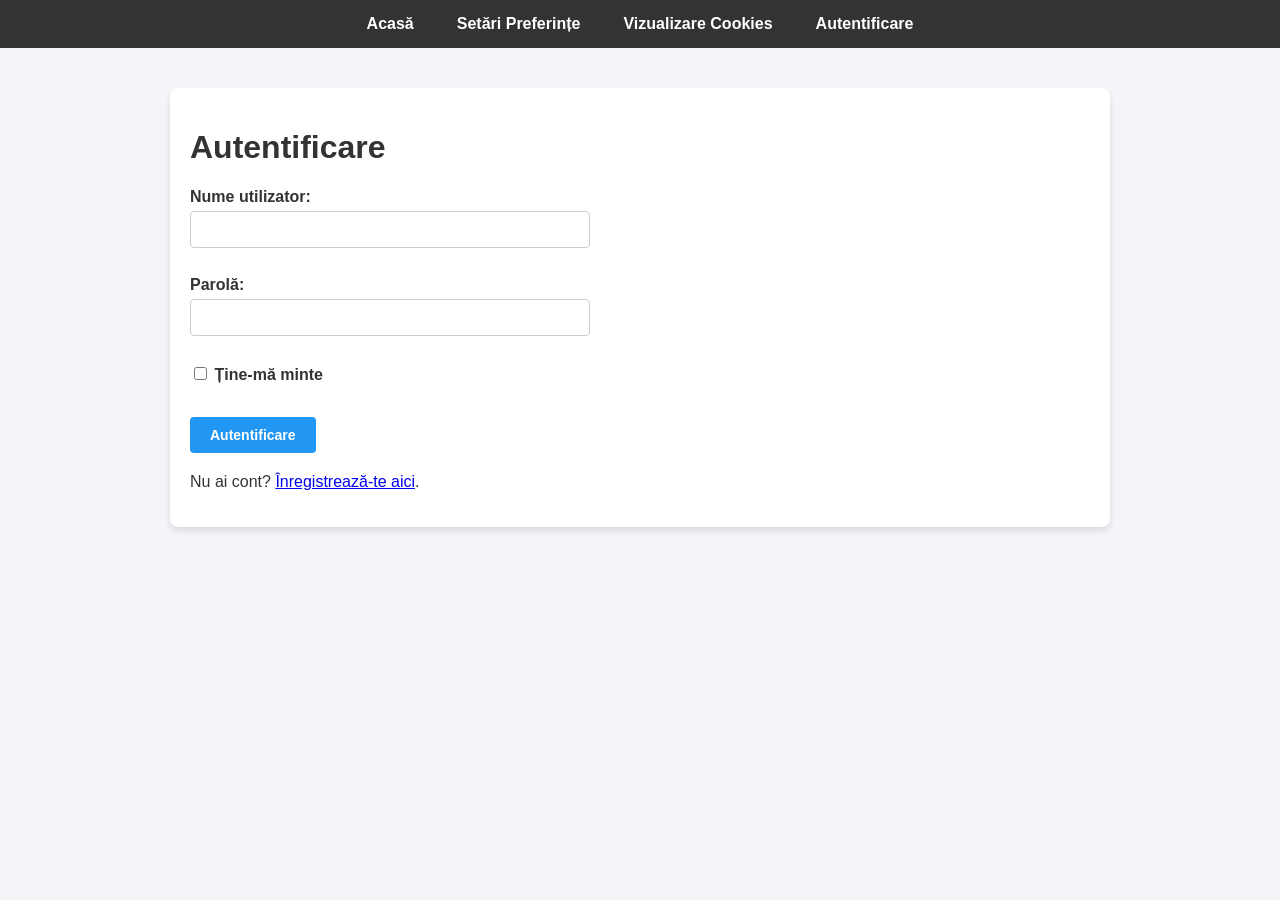
<file: laborator3/login.html>
<!DOCTYPE html>
<html lang="ro">
<head>
    <meta charset="UTF-8">
    <meta name="viewport" content="width=device-width, initial-scale=1.0">
    <title>Laborator 3 - Autentificare</title>
    <link rel="stylesheet" href="style.css">
</head>
<body class="light">

    <nav>
        <a href="index.html">Acasă</a> | 
        <a href="preferences.html">Setări Preferințe</a> | 
        <a href="cookies-info.html">Vizualizare Cookies</a> | 
        <a href="login.html">Autentificare</a>
    </nav>

    <div class="container">
        <h1>Autentificare</h1>
        
        <div id="errorMessage" class="alert-error" style="display: none; color: red; margin-bottom: 15px; font-weight: bold;"></div>

        <form id="loginForm">
            <div>
                <label for="username">Nume utilizator:</label><br>
                <input type="text" id="username" name="username" required>
            </div>
            <br>
            
            <div>
                <label for="password">Parolă:</label><br>
                <input type="password" id="password" name="password" required>
            </div>
            <br>
            
            <div>
                <input type="checkbox" id="rememberMe" name="rememberMe">
                <label for="rememberMe">Ține-mă minte</label>
            </div>
            <br>
            
            <button type="submit">Autentificare</button>
        </form>

        <p style="margin-top: 20px;">Nu ai cont? <a href="register.html">Înregistrează-te aici</a>.</p>
    </div>

    <script src="js/cookies.js"></script>
    <script src="js/storage.js"></script>

    <script>
        document.addEventListener('DOMContentLoaded', () => {
            // Aplicăm tema curentă
            const currentTheme = CookieManager.get('theme') || 'light';
            document.body.className = currentTheme;

            //  Crearea utilizatorilor de test la prima încărcare
            let users = StorageManager.getLocal('users');
            if (!users) {
                const defaultUsers = [
                    { id: 1, username: 'admin', password: 'password', email: 'admin@example.com' },
                    { id: 2, username: 'student', password: 'student123', email: 'student@example.com' }
                ];
                StorageManager.setLocal('users', defaultUsers);
                users = defaultUsers;
                console.log('Utilizatorii de test au fost creați.');
            }

            const loginForm = document.getElementById('loginForm');
            const usernameInput = document.getElementById('username');
            const passwordInput = document.getElementById('password');
            const rememberMeCheckbox = document.getElementById('rememberMe');
            const errorMessage = document.getElementById('errorMessage');

            // Pre-populare username dacă a fost bifat "Ține-mă minte" anterior
            const savedUsername = StorageManager.getLocal('rememberedUser');
            if (savedUsername) {
                usernameInput.value = savedUsername;
                rememberMeCheckbox.checked = true;
            }

            // Logica de autentificare la trimiterea formularului
            loginForm.addEventListener('submit', (e) => {
                e.preventDefault(); // Prevenim reîncărcarea paginii

                const inputUsername = usernameInput.value.trim();
                const inputPassword = passwordInput.value;

                // Căutăm utilizatorul în lista din localStorage
                const user = users.find(u => u.username === inputUsername && u.password === inputPassword);

                if (user) {
                    // Ascundem eroarea dacă exista
                    errorMessage.style.display = 'none';

                    // Gestionăm opțiunea "Ține-mă minte"
                    if (rememberMeCheckbox.checked) {
                        StorageManager.setLocal('rememberedUser', user.username);
                    } else {
                        StorageManager.removeLocal('rememberedUser');
                    }

                    // Creăm sesiunea în sessionStorage
                    const sessionData = {
                        userId: user.id,
                        username: user.username,
                        email: user.email,
                        loginTime: new Date().toISOString(),
                        sessionId: 'sess_' + Math.random().toString(36).substr(2, 9) // Generare ID random
                    };
                    
                    StorageManager.setSession('currentSession', sessionData);

                    // Redirecționăm către dashboard
                    window.location.href = 'dashboard.html';
                } else {
                    // Afișăm mesaj de eroare
                    errorMessage.textContent = 'Nume de utilizator sau parolă incorecte!';
                    errorMessage.style.display = 'block';
                }
            });
        });
    </script>
</body>
</html>
</file>
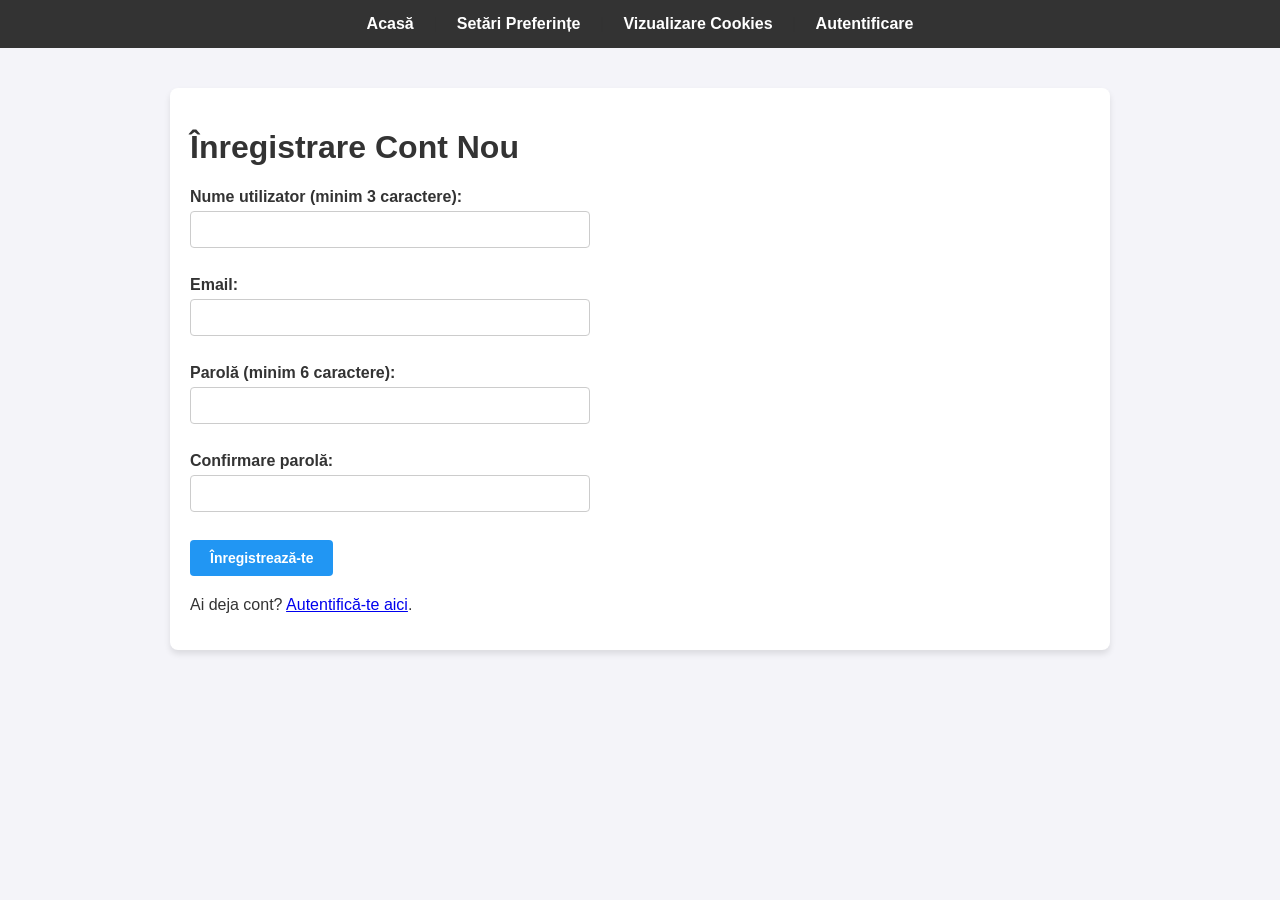
<file: laborator3/register.html>
<!DOCTYPE html>
<html lang="ro">
<head>
    <meta charset="UTF-8">
    <meta name="viewport" content="width=device-width, initial-scale=1.0">
    <title>Laborator 3 - Înregistrare</title>
    <link rel="stylesheet" href="style.css">
</head>
<body class="light">

    <nav>
        <a href="index.html">Acasă</a> | 
        <a href="preferences.html">Setări Preferințe</a> | 
        <a href="cookies-info.html">Vizualizare Cookies</a> | 
        <a href="login.html">Autentificare</a>
    </nav>

    <div class="container">
        <h1>Înregistrare Cont Nou</h1>
        
        <div id="messageBox" style="display: none; margin-bottom: 15px; padding: 10px; border-radius: 5px; font-weight: bold;"></div>

        <form id="registerForm">
            <div>
                <label for="regUsername">Nume utilizator (minim 3 caractere):</label><br>
                <input type="text" id="regUsername" name="username" minlength="3" required>
            </div>
            <br>
            
            <div>
                <label for="regEmail">Email:</label><br>
                <input type="email" id="regEmail" name="email" required>
            </div>
            <br>
            
            <div>
                <label for="regPassword">Parolă (minim 6 caractere):</label><br>
                <input type="password" id="regPassword" name="password" minlength="6" required>
            </div>
            <br>
            
            <div>
                <label for="confirmPassword">Confirmare parolă:</label><br>
                <input type="password" id="confirmPassword" name="confirmPassword" required>
            </div>
            <br>
            
            <button type="submit">Înregistrează-te</button>
        </form>

        <p style="margin-top: 20px;">Ai deja cont? <a href="login.html">Autentifică-te aici</a>.</p>
    </div>

    <script src="js/cookies.js"></script>
    <script src="js/storage.js"></script>

    <script>
        document.addEventListener('DOMContentLoaded', () => {
            // Aplicăm tema curentă
            const currentTheme = CookieManager.get('theme') || 'light';
            document.body.className = currentTheme;

            const registerForm = document.getElementById('registerForm');
            const usernameInput = document.getElementById('regUsername');
            const emailInput = document.getElementById('regEmail');
            const passwordInput = document.getElementById('regPassword');
            const confirmPasswordInput = document.getElementById('confirmPassword');
            const messageBox = document.getElementById('messageBox');

            // Funcție helper pentru afișarea mesajelor
            function showMessage(text, isError = true) {
                messageBox.textContent = text;
                messageBox.style.display = 'block';
                if (isError) {
                    messageBox.style.backgroundColor = '#ffebee';
                    messageBox.style.color = '#c62828';
                    messageBox.style.border = '1px solid #ef9a9a';
                } else {
                    messageBox.style.backgroundColor = '#e8f5e9';
                    messageBox.style.color = '#2e7d32';
                    messageBox.style.border = '1px solid #a5d6a7';
                }
            }

            // Logica la trimiterea formularului
            registerForm.addEventListener('submit', (e) => {
                e.preventDefault();

                const username = usernameInput.value.trim();
                const email = emailInput.value.trim();
                const password = passwordInput.value;
                const confirmPassword = confirmPasswordInput.value;

                // 1. Validare: parolele trebuie să coincidă
                if (password !== confirmPassword) {
                    showMessage('Parolele nu coincid!');
                    return;
                }

                // Extragem utilizatorii existenți (dacă nu există, creăm un array gol)
                let users = StorageManager.getLocal('users') || [];

                // 2. Validare: Username unic
                const usernameExists = users.some(u => u.username.toLowerCase() === username.toLowerCase());
                if (usernameExists) {
                    showMessage('Acest nume de utilizator este deja folosit!');
                    return;
                }

                // 3. Validare: Email unic
                const emailExists = users.some(u => u.email.toLowerCase() === email.toLowerCase());
                if (emailExists) {
                    showMessage('Acest email este deja asociat unui cont!');
                    return;
                }

                // 4. Salvare utilizator nou
                // Generăm un ID nou 
                const newId = users.length > 0 ? Math.max(...users.map(u => u.id)) + 1 : 1;
                
                const newUser = {
                    id: newId,
                    username: username,
                    email: email,
                    password: password // Într-o aplicație reală, parola s-ar cripta, dar aici e doar un laborator de frontend
                };

                users.push(newUser);
                StorageManager.setLocal('users', users);

                // 5. Succes și Redirecționare
                showMessage('Cont creat cu succes! Redirecționare către Autentificare...', false);
                
                // Dezactivăm butonul de submit pentru a preveni click-uri multiple
                registerForm.querySelector('button[type="submit"]').disabled = true;

                setTimeout(() => {
                    window.location.href = 'login.html';
                }, 1500);
            });
        });
    </script>
</body>
</html>
</file>
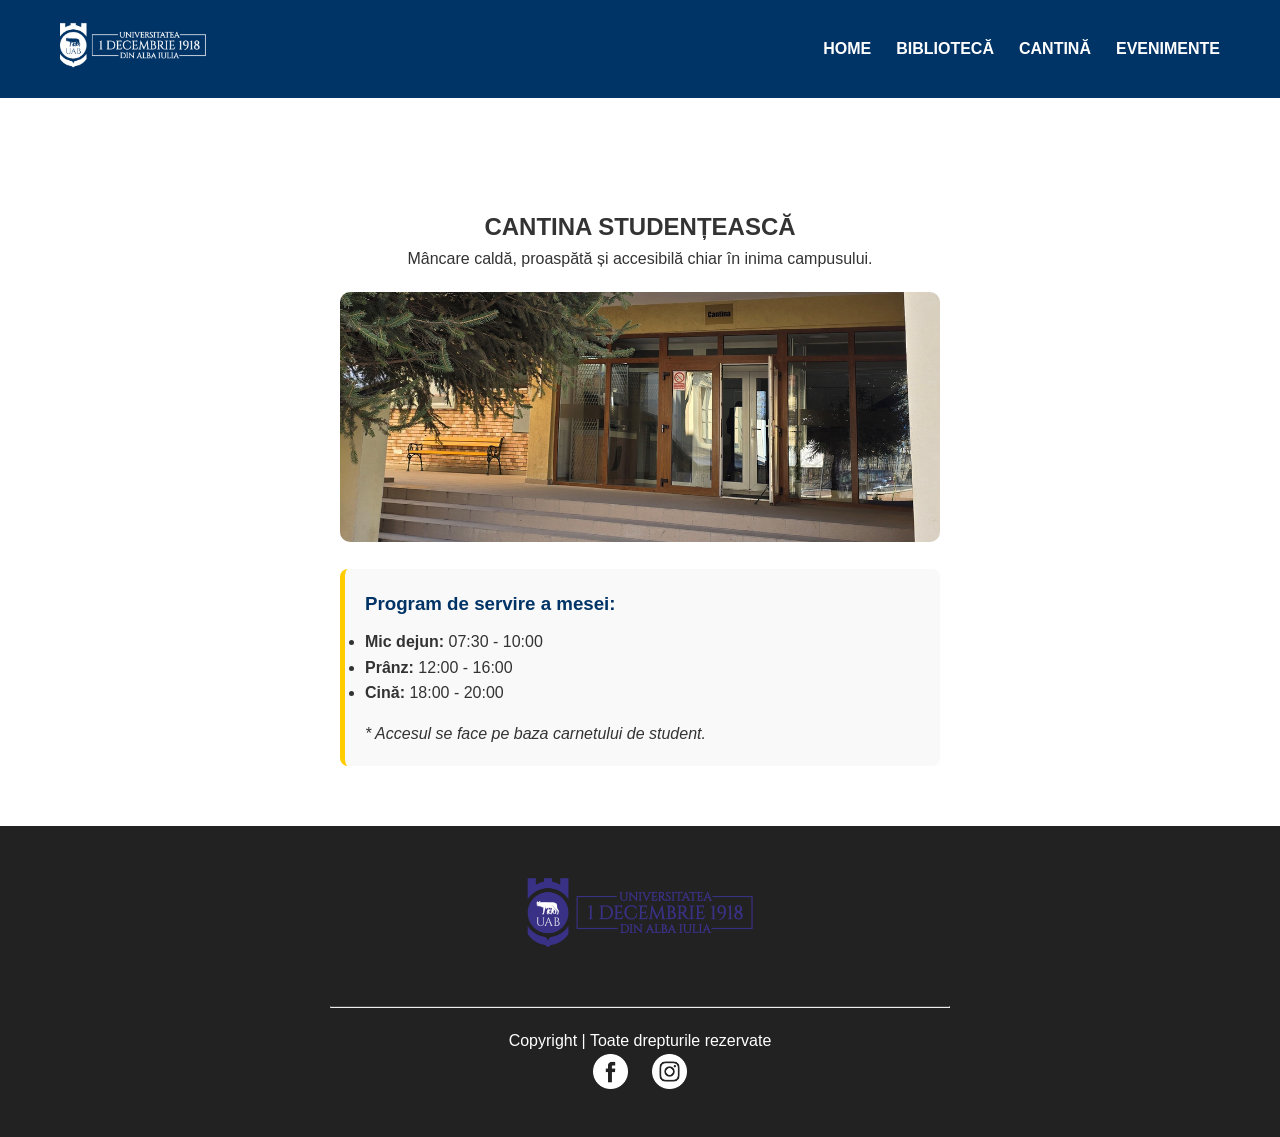
<file: 2.Campus info hub/pages/cafeteria.html>
<!DOCTYPE html>
<html lang="ro">
<head>
    <meta charset="UTF-8">
    <meta name="viewport" content="width=device-width, initial-scale=1.0">
    <title>Cantină - Campus Info Hub</title>
    <link rel="stylesheet" href="../style.css">
</head>
<body>
    <header class="top-bar">
        <div class="top-bar-desktop">
            <div class="logo">
                <img src="../images/SiglaUABalb.png" alt="Logo">
            </div>
            <nav class="nav-menu">
                <ul class="nav-links">
                    <li><a href="../index.html">HOME</a></li>
                    <li><a href="library.html">BIBLIOTECĂ</a></li>
                    <li><a href="cafeteria.html">CANTINĂ</a></li>
                    <li><a href="events.html">EVENIMENTE</a></li>
                </ul>
            </nav>
        </div>
    </header>

    <section class="main" style="min-height: 60vh;">
        <div class="main-content">
            <h1 class="title" style="margin-top: 50px;">CANTINA STUDENȚEASCĂ</h1>
            <p class="sub-title">Mâncare caldă, proaspătă și accesibilă chiar în inima campusului.</p>
            
            <img src="../images/cantina.jpg" alt="Cantină Campus" style="max-width: 600px; width: 100%; border-radius: 10px; margin: 20px 0;">
            
            <div style="text-align: left; max-width: 600px; margin: 0 auto; background: #f9f9f9; padding: 20px; border-radius: 8px; border-left: 5px solid #ffcc00;">
                <h3 style="color: #003366; margin-bottom: 10px;">Program de servire a mesei:</h3>
                <ul>
                    <li><strong>Mic dejun:</strong> 07:30 - 10:00</li>
                    <li><strong>Prânz:</strong> 12:00 - 16:00</li>
                    <li><strong>Cină:</strong> 18:00 - 20:00</li>
                </ul>
                <p style="margin-top: 15px;"><em>* Accesul se face pe baza carnetului de student.</em></p>
            </div>
        </div>
    </section>

    <footer class="main-footer">
        <img src="../images/SiglaUAB.png" alt="UAB">
        <hr class="separator">
        <p>Copyright | Toate drepturile rezervate</p>
        <section class="socials">
            <img src="../images/facebook.png" alt="Facebook">
            <img src="../images/instagram.png" alt="Instagram">
        </section>
    </footer>
</body>
</html>
</file>
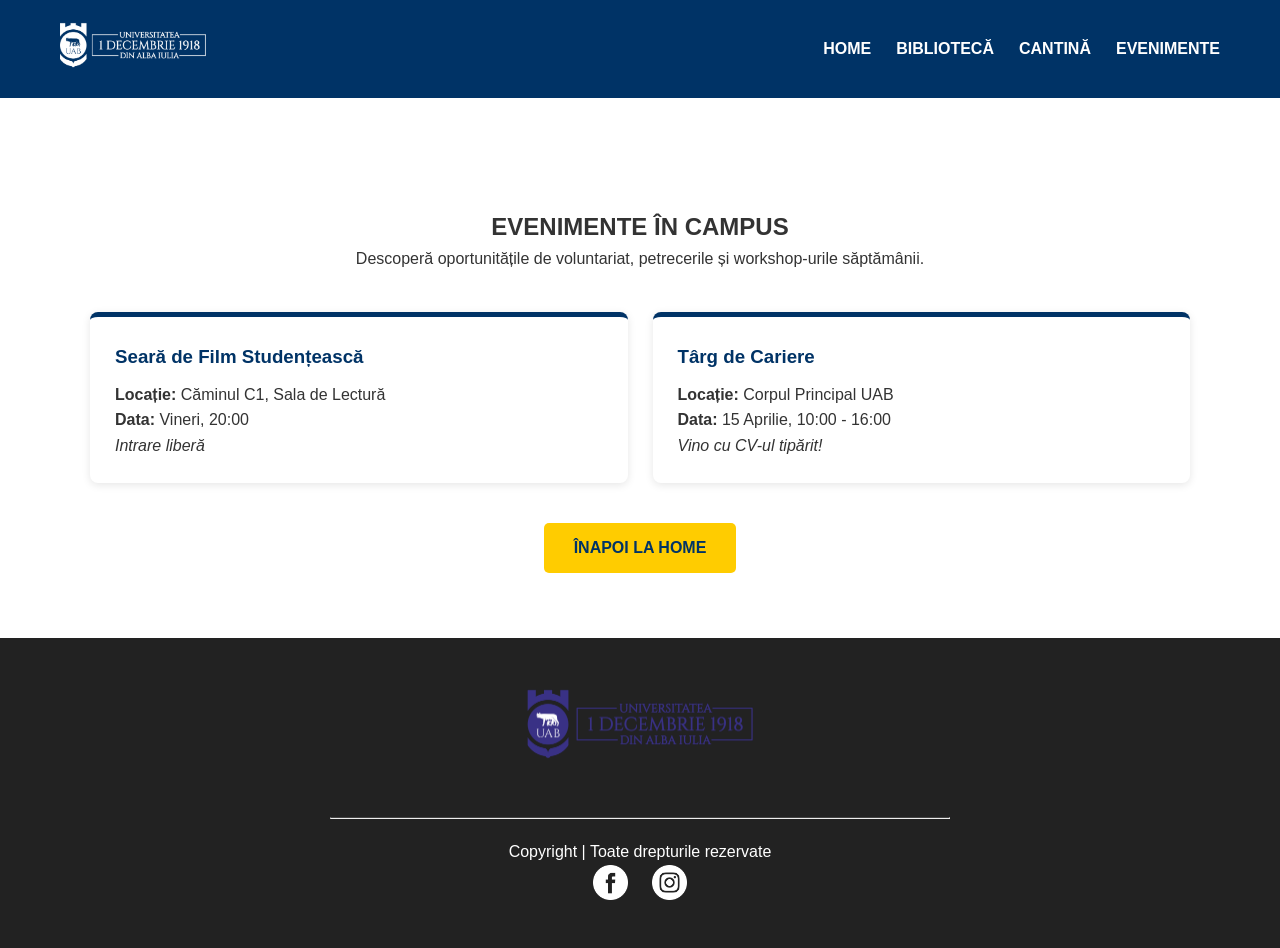
<file: 2.Campus info hub/pages/events.html>
<!DOCTYPE html>
<html lang="ro">
<head>
    <meta charset="UTF-8">
    <meta name="viewport" content="width=device-width, initial-scale=1.0">
    <title>Evenimente - Campus Info Hub</title>
    <link rel="stylesheet" href="../style.css">
</head>
<body>
    <header class="top-bar">
        <div class="top-bar-desktop">
            <div class="logo">
                <img src="../images/SiglaUABalb.png" alt="Logo">
            </div>
            <nav class="nav-menu">
                <ul class="nav-links">
                    <li><a href="../index.html">HOME</a></li>
                    <li><a href="library.html">BIBLIOTECĂ</a></li>
                    <li><a href="cafeteria.html">CANTINĂ</a></li>
                    <li><a href="events.html">EVENIMENTE</a></li>
                </ul>
            </nav>
        </div>
    </header>

    <section class="main" style="min-height: 60vh;">
        <div class="main-content">
            <h1 class="title" style="margin-top: 50px;">EVENIMENTE ÎN CAMPUS</h1>
            <p class="sub-title">Descoperă oportunitățile de voluntariat, petrecerile și workshop-urile săptămânii.</p>
            
            <div id="resource-list" style="margin-top: 40px;">
                <div class="resource-card">
                    <h3>Seară de Film Studențească</h3>
                    <p><strong>Locație:</strong> Căminul C1, Sala de Lectură</p>
                    <p><strong>Data:</strong> Vineri, 20:00</p>
                    <p><em>Intrare liberă</em></p>
                </div>

                <div class="resource-card">
                    <h3>Târg de Cariere</h3>
                    <p><strong>Locație:</strong> Corpul Principal UAB</p>
                    <p><strong>Data:</strong> 15 Aprilie, 10:00 - 16:00</p>
                    <p><em>Vino cu CV-ul tipărit!</em></p>
                </div>
            </div>
            
            <a href="../index.html" class="buton" style="margin-top: 40px;">ÎNAPOI LA HOME</a>
        </div>
    </section>

    <footer class="main-footer">
        <img src="../images/SiglaUAB.png" alt="UAB">
        <hr class="separator">
        <p>Copyright | Toate drepturile rezervate</p>
        <section class="socials">
            <img src="../images/facebook.png" alt="Facebook">
            <img src="../images/instagram.png" alt="Instagram">
        </section>
    </footer>
</body>
</html>
</file>
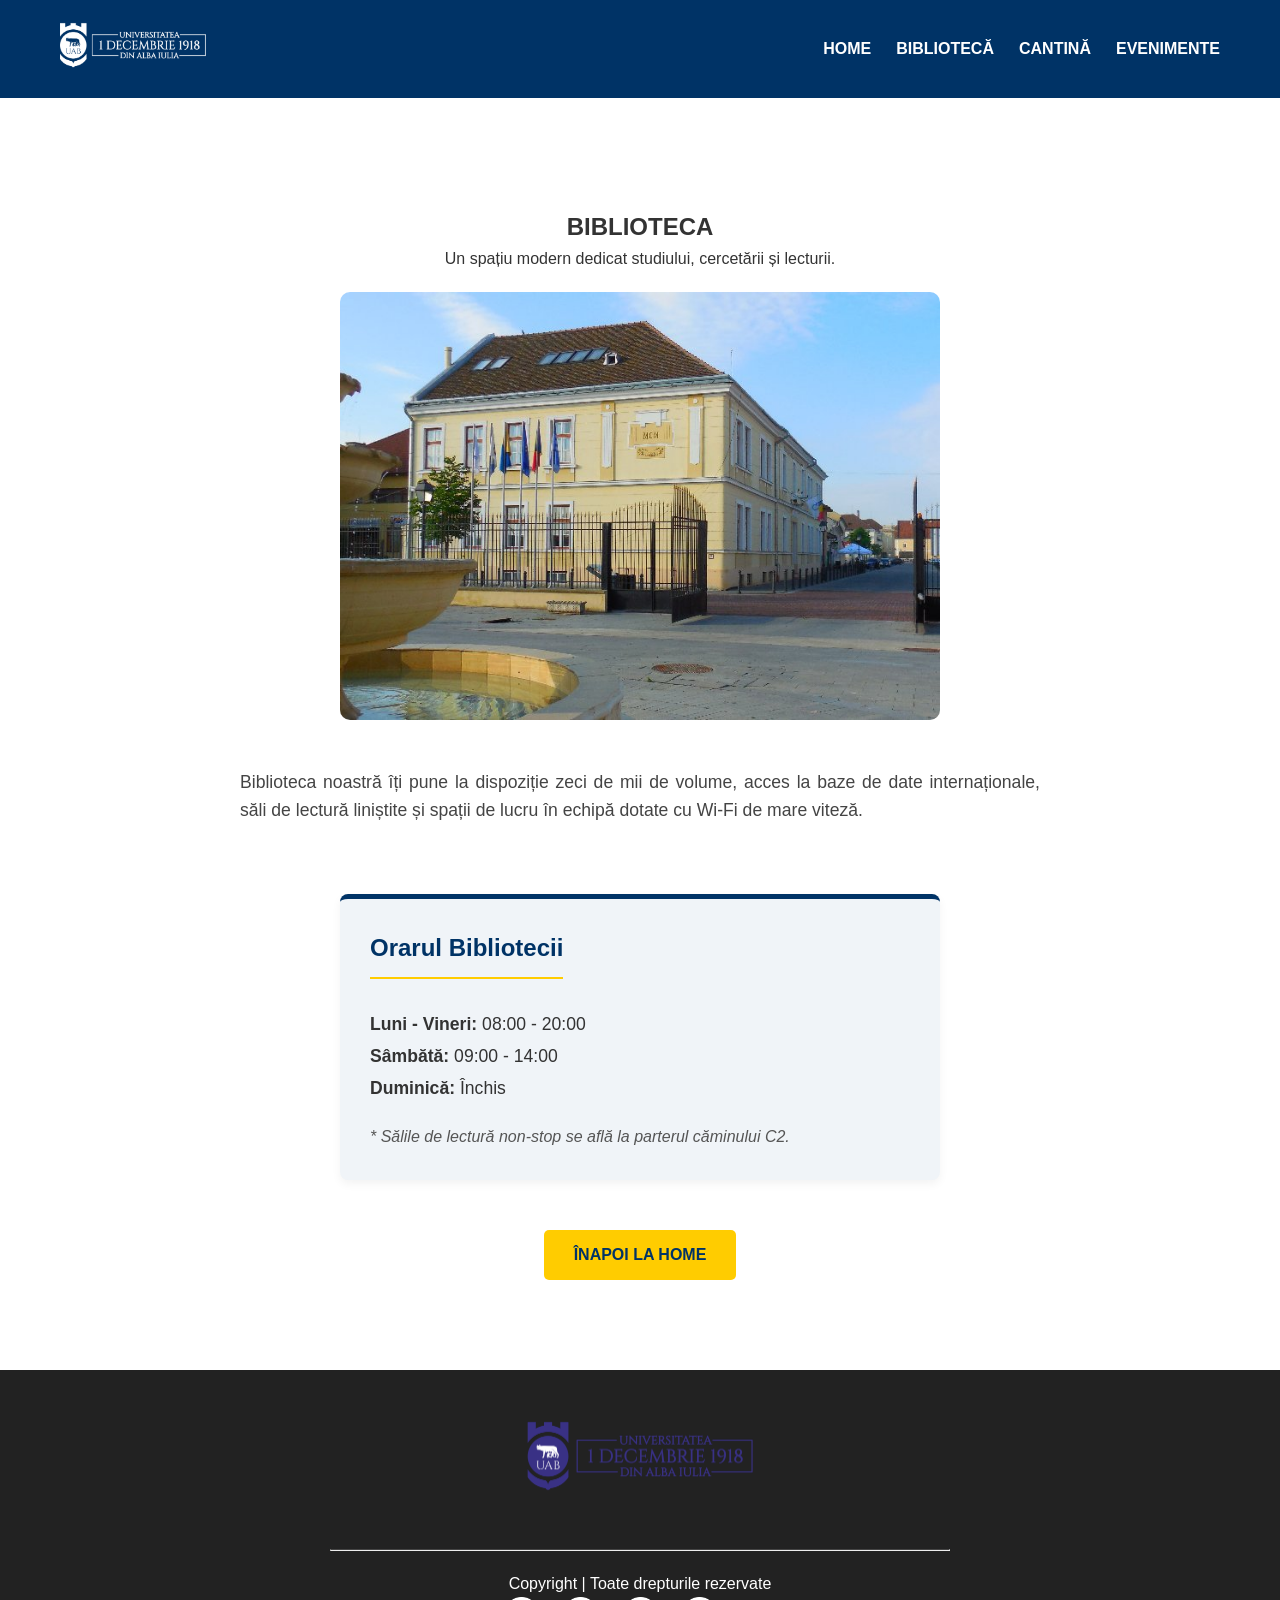
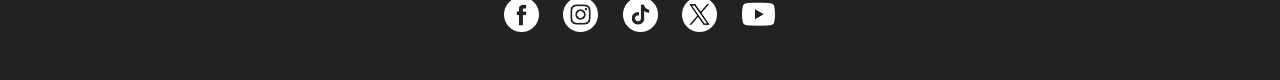
<file: 2.Campus info hub/pages/library.html>
<!DOCTYPE html>
<html lang="ro">
<head>
    <meta charset="UTF-8">
    <meta name="viewport" content="width=device-width, initial-scale=1.0">
    <title>Bibliotecă - Campus Info Hub</title>
    <link rel="stylesheet" href="../style.css">
</head>
<body>
    <header class="top-bar">
        <div class="top-bar-desktop">
            <div class="logo">
                <img src="../images/SiglaUABalb.png" alt="Logo">
            </div>
            <nav class="nav-menu">
                <ul class="nav-links">
                    <li><a href="../index.html">HOME</a></li>
                    <li><a href="library.html">BIBLIOTECĂ</a></li>
                    <li><a href="cafeteria.html">CANTINĂ</a></li>
                    <li><a href="events.html">EVENIMENTE</a></li>
                </ul>
            </nav>
        </div>
    </header>

    <section class="main" style="min-height: 80vh;">
        <div class="main-content">
            <h1 class="title" style="margin-top: 50px;">BIBLIOTECA</h1>
            <p class="sub-title">Un spațiu modern dedicat studiului, cercetării și lecturii.</p>
            
            <img src="../images/biblioteca.jpg" alt="Bibliotecă Campus" style="max-width: 600px; width: 100%; border-radius: 10px; margin: 20px 0;">
            
            <p style="max-width: 800px; margin: 20px auto; text-align: justify; font-size: 1.1rem; color: #444;">
                Biblioteca noastră îți pune la dispoziție zeci de mii de volume, acces la baze de date internaționale, săli de lectură liniștite și spații de lucru în echipă dotate cu Wi-Fi de mare viteză.
            </p>

            <div style="height: 50px;"></div>

            <div id="schedule" style="text-align: left; max-width: 600px; margin: 0 auto; background: #f0f4f8; padding: 30px; border-radius: 8px; border-top: 5px solid #003366; box-shadow: 0 4px 10px rgba(0,0,0,0.05);">
                <h2 style="color: #003366; margin-bottom: 15px; border-bottom: 2px solid #ffcc00; padding-bottom: 10px; display: inline-block;">Orarul Bibliotecii</h2>
                <ul style="list-style: none; margin-top: 15px; font-size: 1.1rem; line-height: 1.8;">
                    <li><strong>Luni - Vineri:</strong> 08:00 - 20:00</li>
                    <li><strong>Sâmbătă:</strong> 09:00 - 14:00</li>
                    <li><strong>Duminică:</strong> Închis</li>
                </ul>
                <p style="margin-top: 20px; color: #555;"><em>* Sălile de lectură non-stop se află la parterul căminului C2.</em></p>
            </div>
            
            <a href="../index.html" class="buton" style="margin-top: 50px; margin-bottom: 30px;">ÎNAPOI LA HOME</a>
        </div>
    </section>

    <footer class="main-footer">
        <img src="../images/SiglaUAB.png" alt="UAB">
        <hr class="separator">
        <p>Copyright | Toate drepturile rezervate</p>
        <section class="socials">
            <img src="../images/facebook.png" alt="Facebook">
            <img src="../images/instagram.png" alt="Instagram">
            <img src="../images/tiktok.png" alt="Tiktok">
            <img src="../images/twitter.png" alt="Twitter">
            <img src="../images/youtube.png" alt="Youtube">
        </section>
    </footer>
</body>
</html>
</file>
<file: 2.Campus info hub/style.css>
* {
    margin: 0;
    padding: 0;
    box-sizing: border-box;
    font-family: 'Segoe UI', Tahoma, Geneva, Verdana, sans-serif;
}

body {
    background-color: #f9f9f9;
    color: #333;
    line-height: 1.6;
}

/* --- HEADER ȘI NAVIGARE --- */
.top-bar {
    background-color: #003366;
    color: white;
    padding: 15px 0;
}

.top-bar-desktop {
    display: flex;
    justify-content: space-between;
    align-items: center;
    max-width: 1200px;
    margin: 0 auto;
    padding: 0 20px;
    flex-wrap: wrap; 
}

.logo img {
    height: 60px;
    width: auto;
}

.nav-links {
    display: flex;
    list-style: none;
    gap: 25px;
}

.nav-links a {
    color: white;
    text-decoration: none;
    font-weight: bold;
    font-size: 16px;
    transition: 0.3s;
}

.nav-links a:hover {
    color: #ffcc00;
}

.hamburger {
    width: 35px;
    display: none; 
}

/* --- HERO SECTION --- */
.hero-section {
    background-color: #004b99;
    color: white;
    padding: 80px 20px;
    text-align: center;
}

.hero-content h1 {
    font-size: 2.8rem;
    margin-bottom: 20px;
}

.description, .sub-description {
    max-width: 800px;
    margin: 0 auto 15px;
    font-size: 1.1rem;
}

.buton {
    display: inline-block;
    background: #ffcc00;
    color: #003366;
    padding: 12px 30px;
    text-decoration: none;
    border-radius: 5px;
    font-weight: bold;
    margin-top: 20px;
}

.main {
    padding: 60px 20px;
    background: white;
    text-align: center;
}

.cards-container {
    display: grid;
    grid-template-columns: repeat(auto-fit, minmax(300px, 1fr));
    gap: 30px;
    max-width: 1200px;
    margin: 0 auto;
}

.static-card {
    background: #f9f9f9;
    border-radius: 12px;
    padding: 20px;
    box-shadow: 0 4px 15px rgba(0,0,0,0.05);
    display: flex;
    flex-direction: column;
    align-items: center;
    transition: transform 0.3s ease;
}

.static-card:hover {
    transform: translateY(-8px);
}

.static-card img {
    width: 100%;
    height: 220px;
    object-fit: cover; 
    border-radius: 8px;
    margin-bottom: 20px;
}

.static-card .title {
    color: #003366;
    font-size: 1.5rem;
    margin-bottom: 10px;
}

.static-card .sub-title {
    color: #555;
    font-size: 1rem;
    margin-bottom: 20px;
    flex-grow: 1; 
}


.static-card .buton {
    margin-top: auto;
    margin-bottom: 10px;
}
/* --- SECȚIUNEA DINAMICĂ  --- */
.dynamic-data {
    background-color: #f0f4f8;
    padding: 60px 20px;
    text-align: center;
}

#resource-list {
    display: grid;
    grid-template-columns: repeat(auto-fit, minmax(280px, 1fr));
    gap: 25px;
    max-width: 1100px;
    margin: 30px auto 0;
}

.resource-card {
    background: white;
    padding: 25px;
    border-radius: 8px;
    box-shadow: 0 2px 8px rgba(0,0,0,0.1);
    text-align: left;
    border-top: 5px solid #003366;
}

.resource-card h3 {
    color: #003366;
    margin-bottom: 10px;
}

/* --- FOOTER --- */
.main-footer {
    background-color: #222;
    color: white;
    padding: 40px 20px;
    text-align: center;
}

.main-footer > img {
    max-width: 250px;
    height: auto;
    margin-bottom: 20px;
}

.separator {
    margin: 20px auto;
    width: 50%;
    border-top: 1px solid #444;
}

.socials img {
    width: 35px;
    margin: 0 10px;
    filter: invert(1); /* Le face albe */
}

.main-footer a {
    color: #ffcc00;
    text-decoration: none;
    margin-top: 15px;
    display: inline-block;
}

@media (max-width: 768px) {
    .top-bar-desktop {
        flex-direction: column;
        gap: 15px;
    }
    
    .nav-links {
        flex-direction: column;
        width: 100%;
        text-align: center;
        gap: 10px;
    }
    
    .hero-content h1 {
        font-size: 2rem;
    }
    
    .main-content img {
        margin: 20px 0 10px;
    }
}
</file>
<file: calculator/style.css>
* {
    box-sizing: border-box;
    margin: 0;
    padding: 0;
}

body { 
    display: flex; 
    justify-content: center; 
    align-items: center; 
    height: 100vh; 
    background: #1a1a1a; 
    font-family: 'Segoe UI', Tahoma, Geneva, Verdana, sans-serif; 
}

.calculator { 
    width: 320px; 
    background: #F3CFC6; 
    padding: 20px; 
    border-radius: 20px; 
    box-shadow: 0 20px 50px rgba(0,0,0,0.5); 
}

.display {
    background: #cc72a3; 
    color: white;
    padding: 15px;
    text-align: right;
    border-radius: 10px;
    margin-bottom: 15px;
    min-height: 80px;
    display: flex;
    flex-direction: column;
    justify-content: space-between;
}

.display-history {
    font-size: 0.9rem;
    color: #de0d80;
    min-height: 20px;
}

.display-main {
    font-size: 2rem;
    font-weight: bold;
}

.buttons { 
    display: grid; 
    grid-template-columns: repeat(4, 1fr); 
    gap: 12px; 
    
}

button { 
    aspect-ratio: 1 / 1;
    font-size: 1.5rem; 
    border: none; 
    border-radius: 50%;
    cursor: pointer; 
    background: #DE3163; 
    color: white; 
    transition: background 0.2s, transform 0.1s;
    display: flex;
    justify-content: center;
    align-items: center;
}

button:active {
    transform: scale(0.95);
}

button:hover { 
    background: #770737; 
}


button[data-type="operator"] { 
    background: #770737; 
    color: white;
}

button[data-type="operator"]:hover { 
    background: #DE3163; 
}

button[data-type="equals"] { 
    background: #AA336A; 
}

button[data-type="clear"] { 
    background: #e088c0; 
    color: #770737;
}


.btn-wide { 
    grid-column: span 2; 
    aspect-ratio: auto; 
    border-radius: 50px; 
}
button:active {
    transform: scale(0.95);
    filter: brightness(0.9);
}
</file>
<file: laborator3/style.css>
/* =========================================
   1. Stiluri de bază
   ========================================= */
body {
    font-family: 'Segoe UI', Tahoma, Geneva, Verdana, sans-serif;
    margin: 0;
    padding: 0;
    transition: background-color 0.3s, color 0.3s; 
}

.container {
    max-width: 900px;
    margin: 40px auto;
    padding: 20px;
    border-radius: 8px;
    box-shadow: 0 4px 6px rgba(0,0,0,0.1);
}

/* Meniu de navigare */
nav {
    background-color: #333;
    padding: 15px;
    text-align: center;
}

nav a {
    color: white;
    text-decoration: none;
    font-weight: bold;
    padding: 0 15px;
}

nav a:hover {
    color: #4CAF50;
}

hr {
    border: 0;
    height: 1px;
    background-color: #ddd;
    margin: 20px 0;
}

/* =========================================
   2. Stiluri pentru formulare
   ========================================= */
form div {
    margin-bottom: 10px;
}


label {
    font-weight: bold;
    display: inline-block;
    margin-bottom: 5px;
}

input[type="text"],
input[type="password"],
input[type="email"],
input[type="number"],
select {
    width: 100%;
    max-width: 400px;
    padding: 10px;
    border: 1px solid #ccc;
    border-radius: 4px;
    box-sizing: border-box;
    font-family: inherit;
}


button {
    padding: 10px 20px;
    background-color: #2196F3;
    color: white;
    border: none;
    border-radius: 4px;
    cursor: pointer;
    font-weight: bold;
    font-size: 14px;
    transition: background-color 0.2s, transform 0.1s;
}

button:hover {
    background-color: #0b7dda;
    transform: translateY(-1px);
}

button:active {
    transform: translateY(1px);
}

/* =========================================
   3. Stiluri pentru tabele
   ========================================= */
table {
    width: 100%;
    border-collapse: collapse; 
    margin-top: 10px;
    margin-bottom: 20px;
}

th, td {
    padding: 12px;
    border: 1px solid #ddd;
    text-align: left;
}

/* Header colorat */
th {
    background-color: #f2f2f2;
    font-weight: bold;
}

/* Hover pe rânduri */
tr:hover {
    background-color: #f9f9f9;
}

/* =========================================
   4. Două teme (Luminos și Întunecat)
   ========================================= */
/* Tema luminoasă (.light) este implicită din setările de bază de mai sus */
body.light {
    background-color: #f4f4f9;
    color: #333;
}

body.light .container {
    background-color: #ffffff;
}

/* Tema întunecată (.dark) - suprascrie culorile */
body.dark {
    background-color: #121212;
    color: #e0e0e0;
}

body.dark .container {
    background-color: #1e1e1e;
    box-shadow: 0 4px 6px rgba(255,255,255,0.05);
}

body.dark table th, 
body.dark table td {
    border-color: #444;
}

body.dark table th {
    background-color: #333;
    color: #fff;
}

body.dark table tr:hover {
    background-color: #2a2a2a;
}

body.dark input, 
body.dark select {
    background-color: #333;
    color: #fff;
    border-color: #555;
}

body.dark hr {
    background-color: #444;
}

body.dark a {
    color: #64b5f6;
}

/* =========================================
   5. Clase utilitare
   ========================================= */
/* .alert-success - verde */
.alert-success {
    background-color: #d4edda;
    color: #155724;
    padding: 15px;
    border: 1px solid #c3e6cb;
    border-radius: 4px;
}

/* .alert-error - roșu */
.alert-error {
    background-color: #f8d7da;
    color: #721c24;
    padding: 15px;
    border: 1px solid #f5c6cb;
    border-radius: 4px;
}

/* .btn-danger - roșu pentru butoane de ștergere */
.btn-danger {
    background-color: #f44336;
    color: white;
}

.btn-danger:hover {
    background-color: #d32f2f;
}
</file>
<file: 1.recapitulare/style.css>
/*MOBILE*/
* {
    margin: 0;
    padding: 0;
    box-sizing: border-box; 
}
body{
	font-size: 16px;
	background-color: #f58200;
	font-family: 'Roboto', sans-serif;
	line-height: 1.6;
	width: 100%;
	overflow-x: hidden;
}

.hero-section{
	display: flex;
	justify-content: center;
	align-items: center;
	height: auto;
	padding:60px 20px;
	background-image: linear-gradient(rgba(0,0,0,0.5), rgba(0,0,0,0.5)), url('image.jpg');
	background-size: cover;
	background-position: center;
	line-height: 2.0;
}
.hero-content{
	text-align: center;
	color: #d1d1d1;

}
.hero-content p.description {
    margin-bottom: 20px;

}
.hero-content .sub-description{
	margin-bottom: 80px;
}
h1 {
    font-size: 2.5rem;
    margin-top: 100px;

}
.buton{
	background-color: #f58200;
	color: white;
	border: none;
	padding: 15px 40px;
	text-align: center;
	display: inline-block;
	font-size: 16px;
	
}

.logo img, .menu img{
    width: 50px;       
    height: auto;      
    display: block;
}
.top-bar {
    display: flex;
    justify-content: space-between; 
    align-items: center;
    padding: 10px 15px;
    width: 100%;
    
}
.top-bar-desktop{
	display: flex;
    align-items: center;
    gap: 10px;
    flex-grow: 1;
}

.info {
    flex-grow: 1;
}
.info p {
    margin: 0;
    font-size: 0.8rem; 
    font-weight: 100;
    text-align: center;
    letter-spacing: 1px;
    line-height: 1.2;
    
}
.rules-section p, .calendar p{
	text-align: left;
	padding: 10px 20px;
}
.rules-section h2, .calendar h2{
	text-align: center;
	margin-top: 40px;
}
.calendar{
	margin-bottom: 100px;
}
.separator{
	border:none;
	height: 1px;
	background-color: white;
	width: 50%;
	margin: 40px auto;
	opacity: 0.6;
}

.main-footer{
	background-color: #050a18; 
    padding: 10px 10px;
    text-align: center;
}
footer p{
	color: #4a908f;
    font-size: 0.85rem;
    margin-bottom: 20px;
    font-family: serif;
}
footer img{
	max-width: 280px;
    height: auto;
}

.nav-links {
    display: none; 
}

.hamburger {
    width: 30px;
    display: block;
}
@media (min-width: 992px) {
    .hamburger {
        display: none; 
    }

    .nav-links {
        display: flex; 
        list-style: none;
        align-items: center;
        gap: 30px; 
    }

    .nav-links a {
        text-decoration: none;
        color: #000;
        font-weight: bold;
        font-size: 0.9rem;
        transition: color 0.3s;
    }

    .fb-icon img {
        width: 30px;
        background-color: #3b5998;
        padding: 5px;
        border-radius: 4px;
    }
    .nav-links li a.home {
    color: #3b5998;
	}

	.top-bar {
        padding: 10px 10%;
        align-items: left;

    }

    .logo {
        display: flex;
        align-items: center;
        gap: 20px;
    }
    .hero-section {
        height: 700px; 
        background: linear-gradient(rgba(0,0,0,0.5), rgba(0,0,0,0.5)), url('image.jpg') no-repeat right center / cover;
        display: flex;
        justify-content: flex-start;
        align-items: center;
        padding-left: 10%;
    }

    .hero-content {
        text-align: left; 
        max-width: 550px; 
    }

    .hero-content h1 {
        font-size: 4rem; 
        margin-top: 0;
    }

    .hero-content .sub-description {
        margin-bottom: 40px; 
    }
    
    .rules-section h2{
    	text-align: left;
    	margin-left: 170px;
    }
    .rules-section p {
    	width: 100%;
    	max-width: 550px;
    	margin-left: 150px;
    }
    .separator {
        width: 50%;
    }
    .calendar {
    	display: flex;
   	 	flex-direction: column;
   	 	align-items: center; 
    	text-align: left;    
	}

	.calendar p {
    	width: 100%;
    	max-width: 450px; 
	}
    .main-footer {
        display: flex;
        justify-content: space-between;
        align-items: flex-end;
        padding: 20px 10%;
        background-color: #050a18;
    }

    footer p {
        margin-bottom: 0;
        text-align: left;
    }

    footer img {
        max-width: 200px;
    }
    
    .top-bar-desktop{
    	display: flex;
    	align-items: center;
    	gap: 20px;
    }
    .info p{
    	text-align: left;
    	margin-bottom:0;
    }
    
}
</file>
